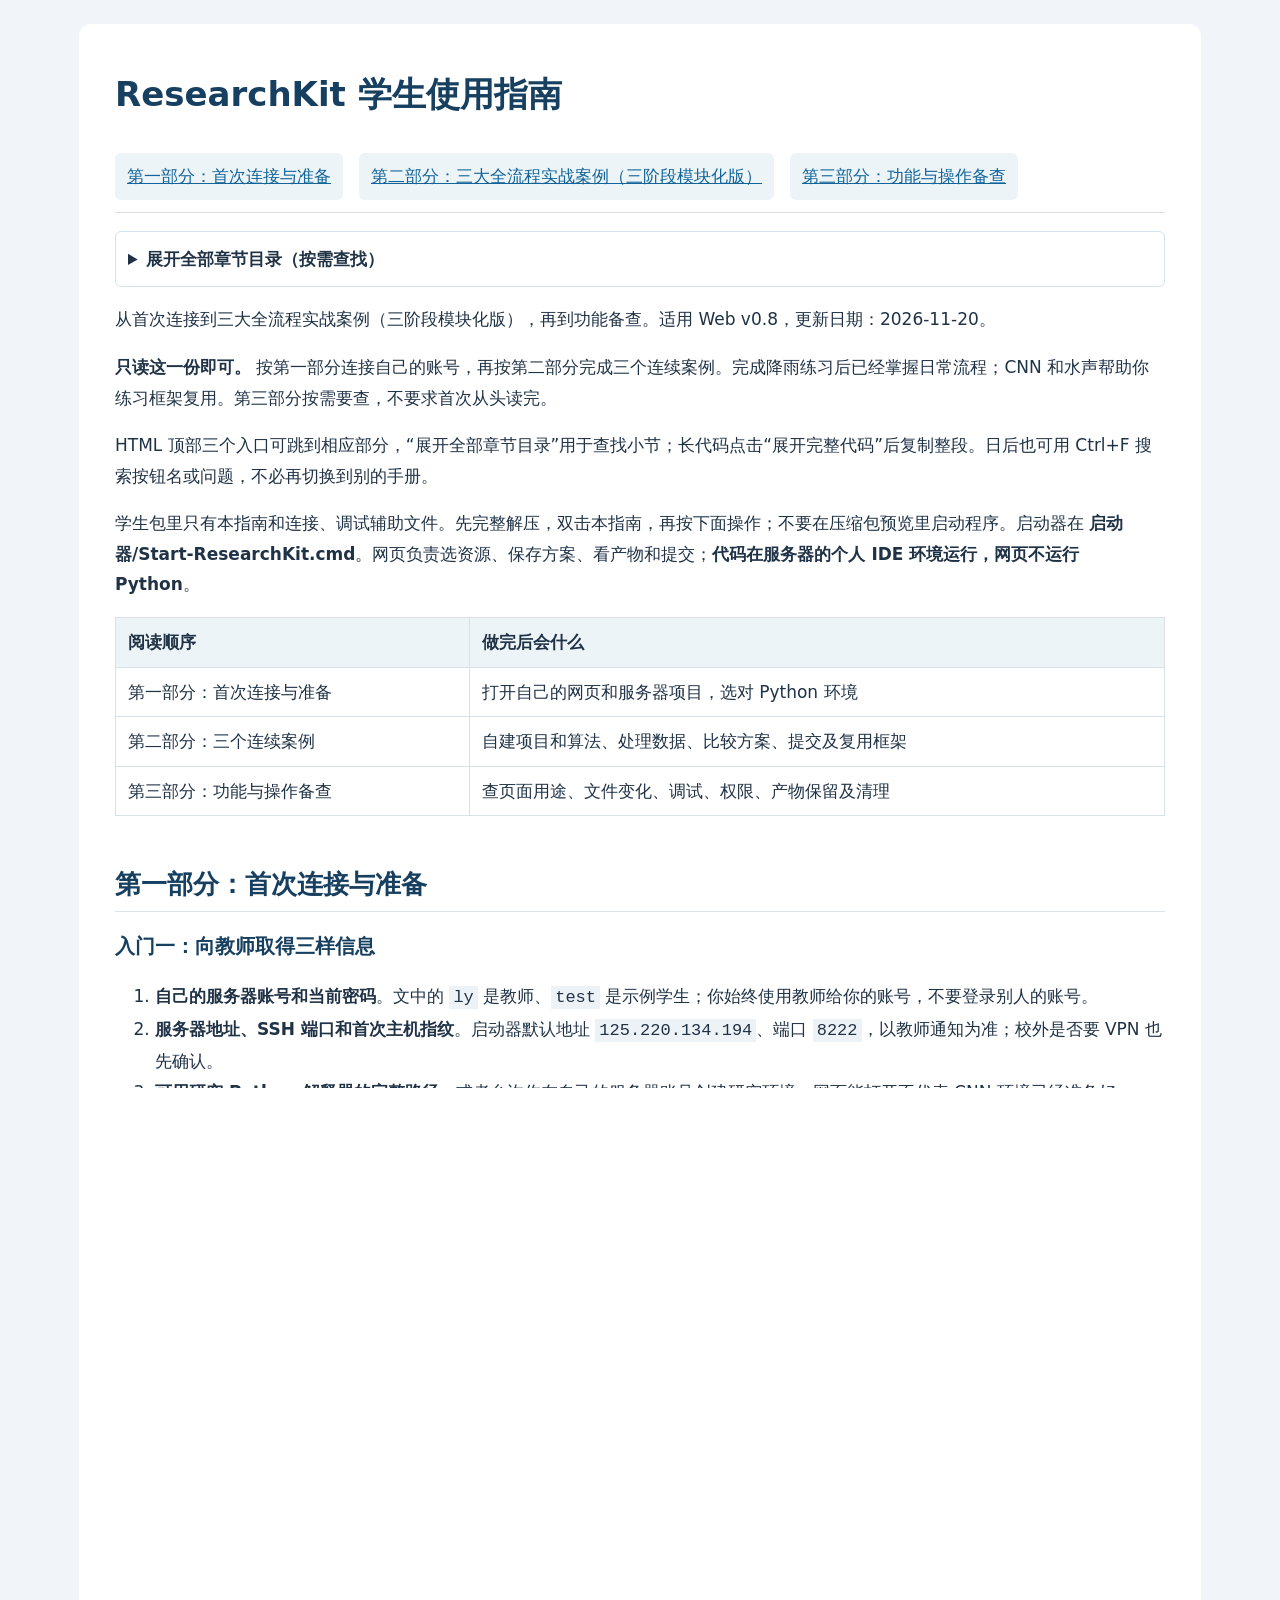
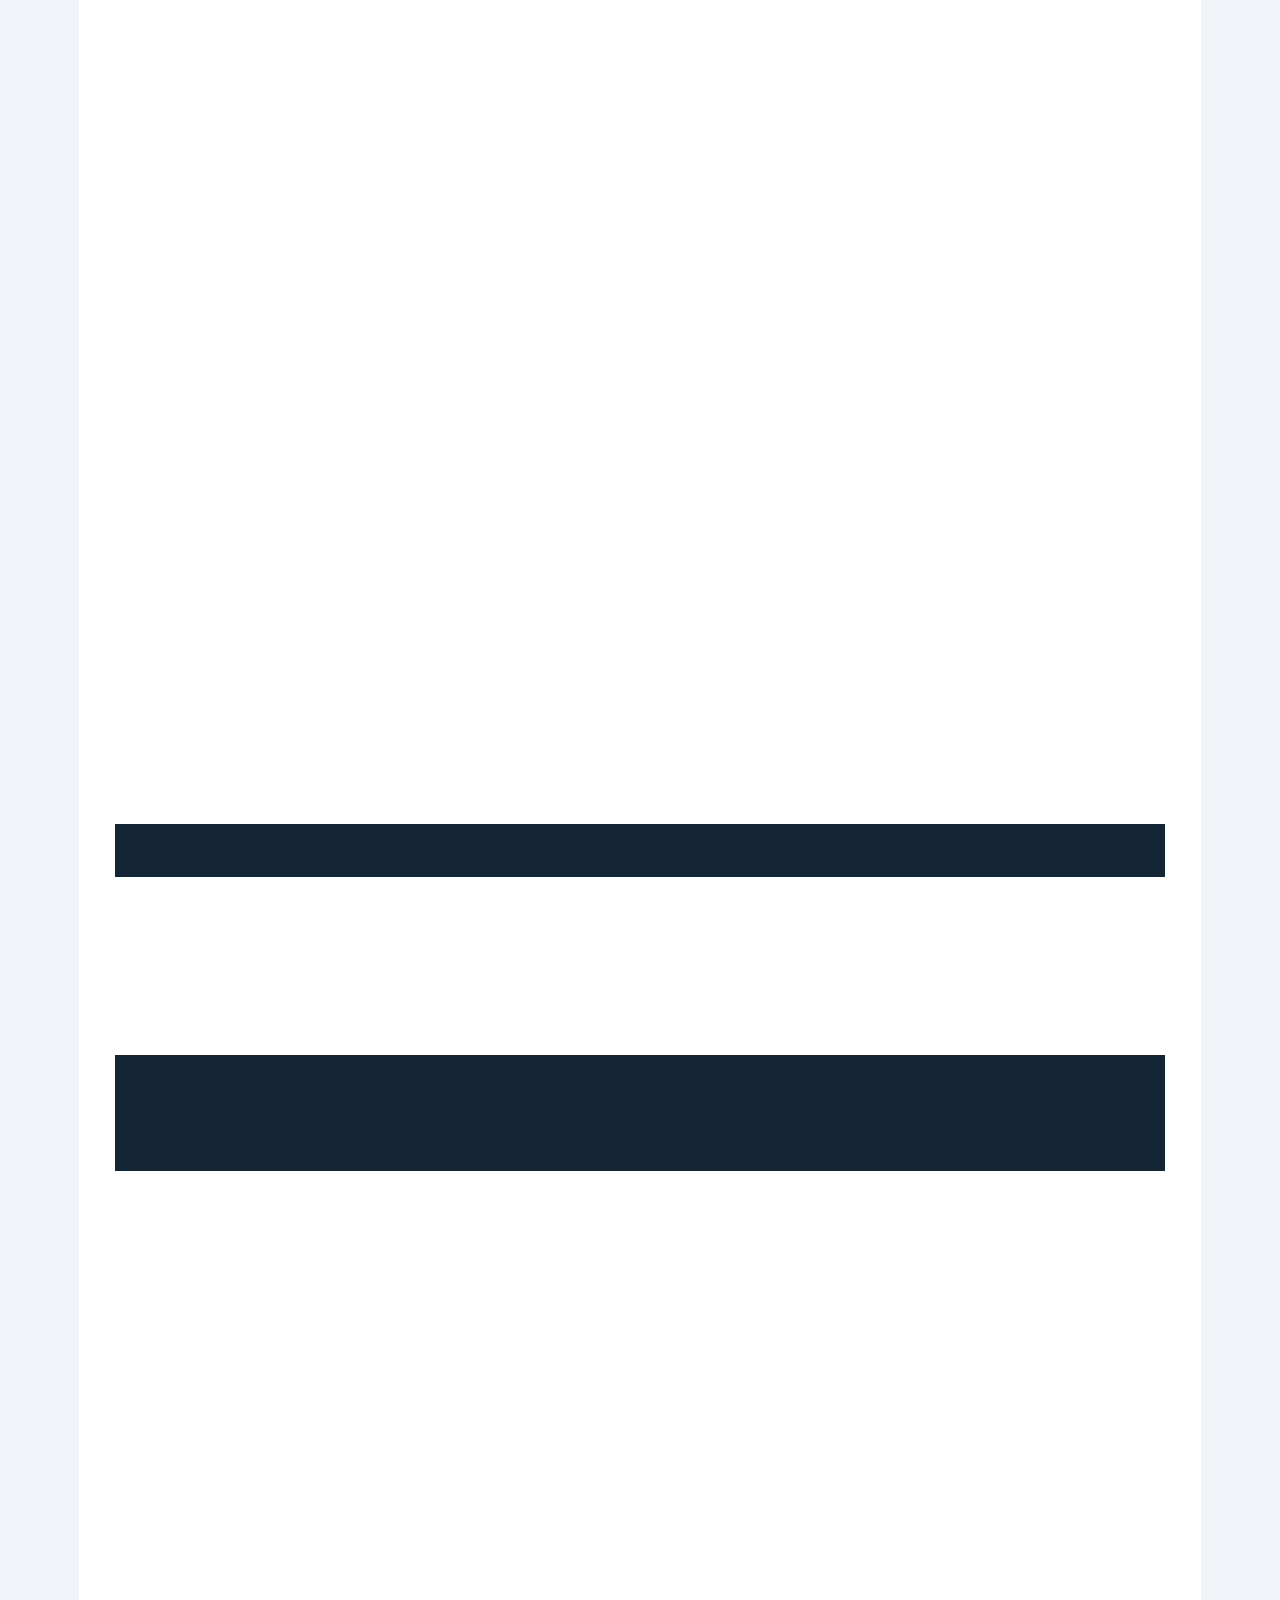
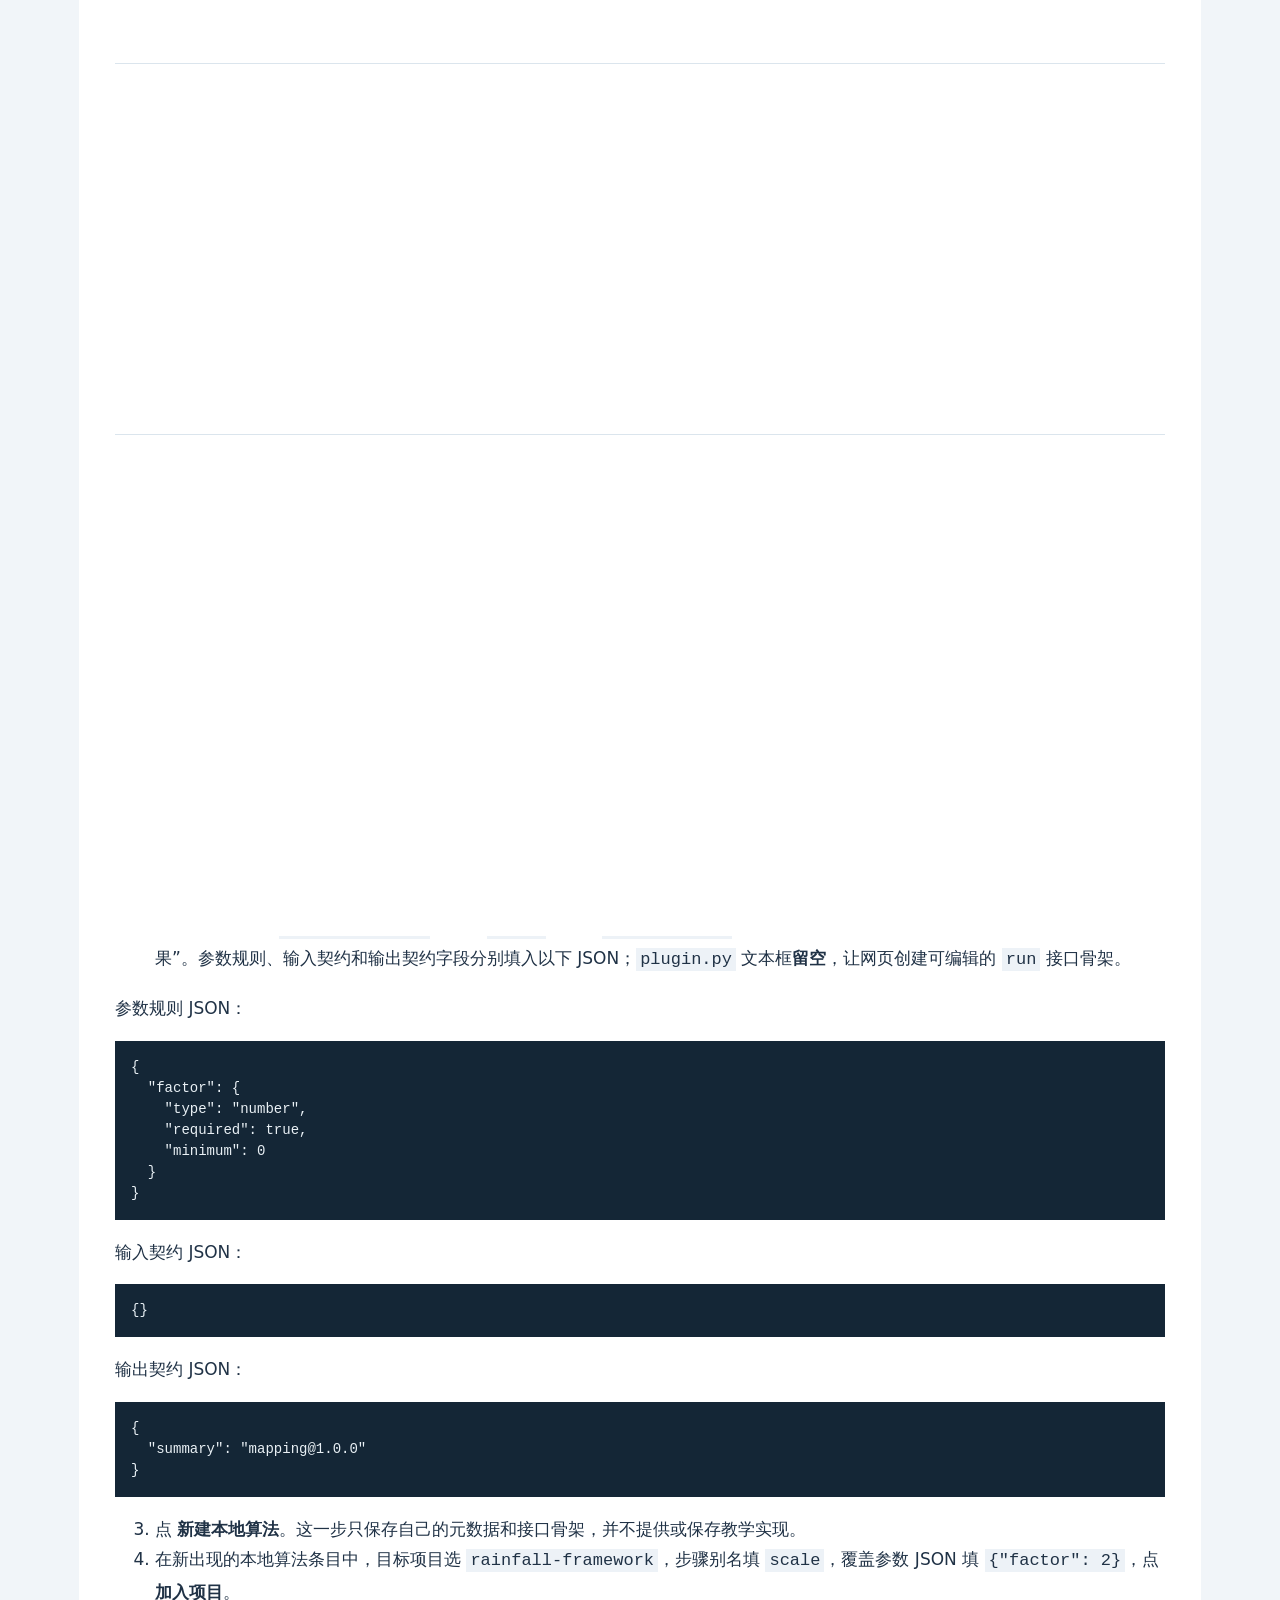
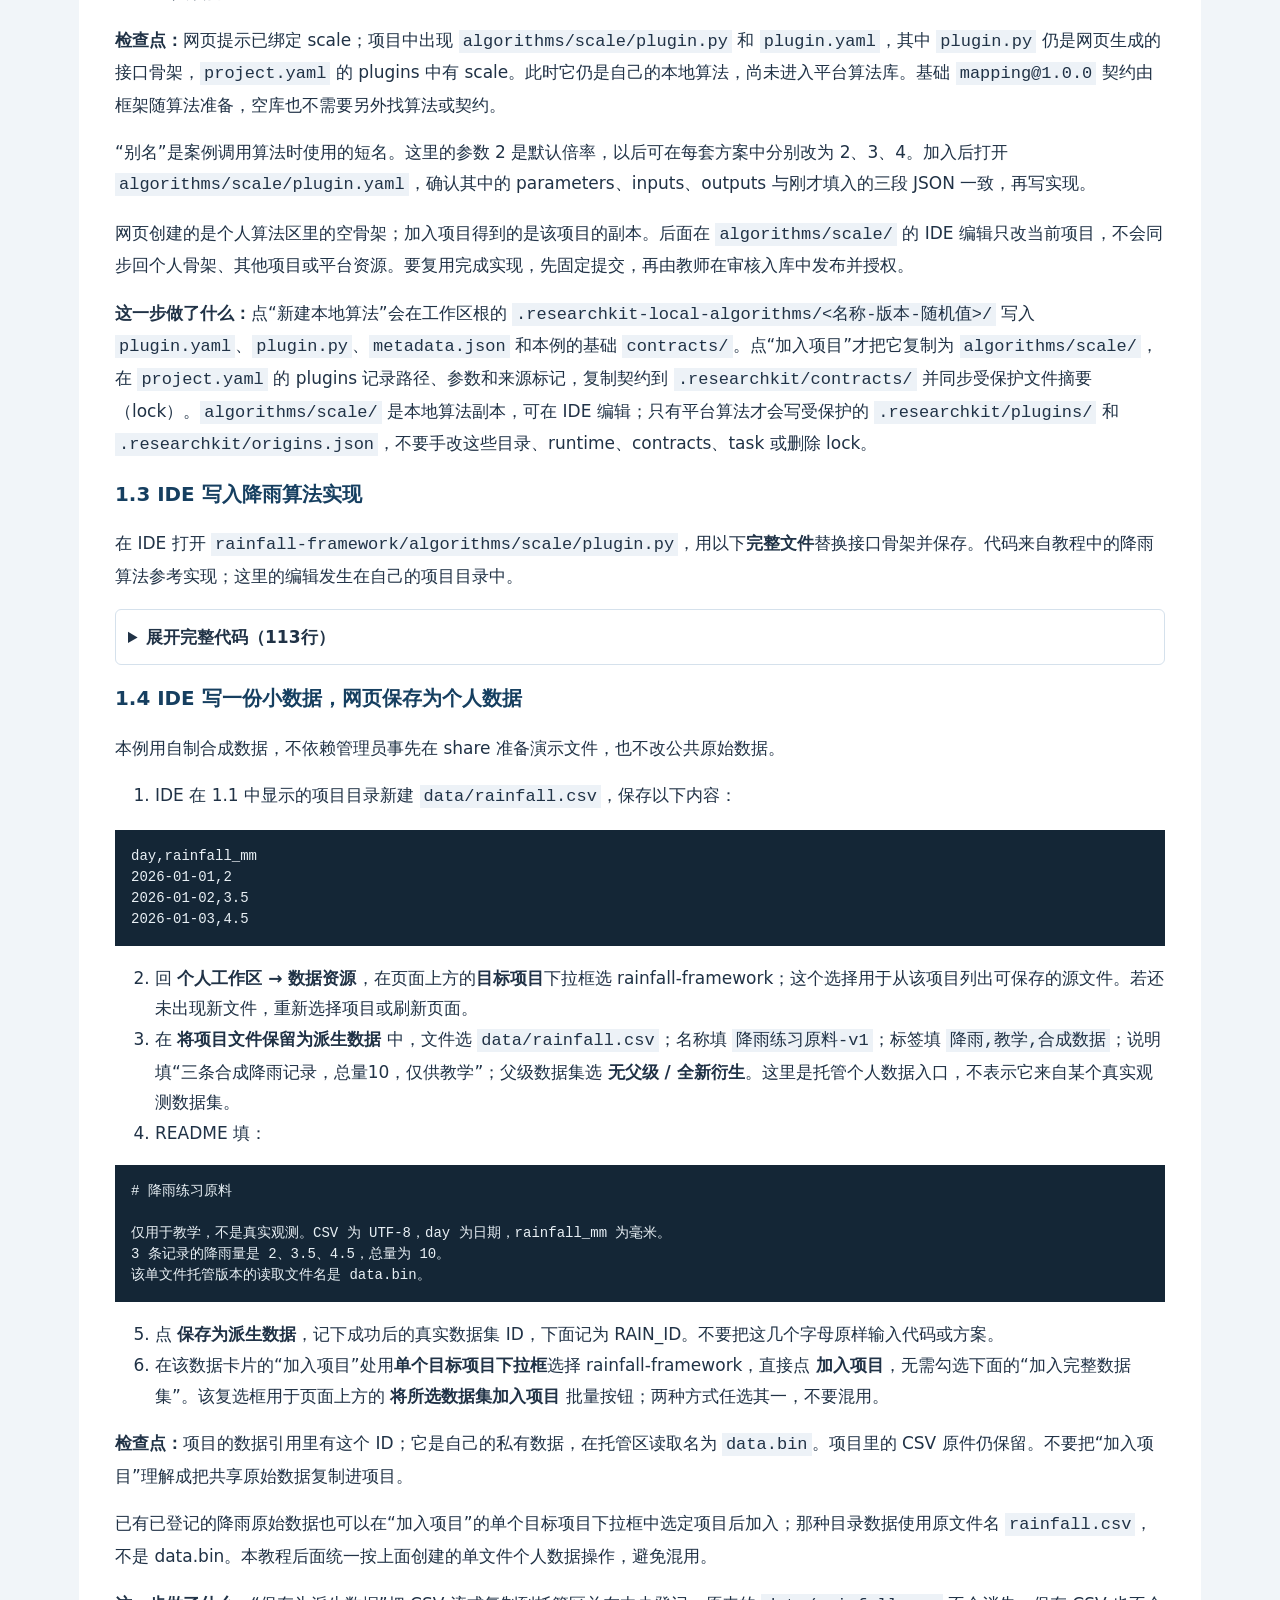
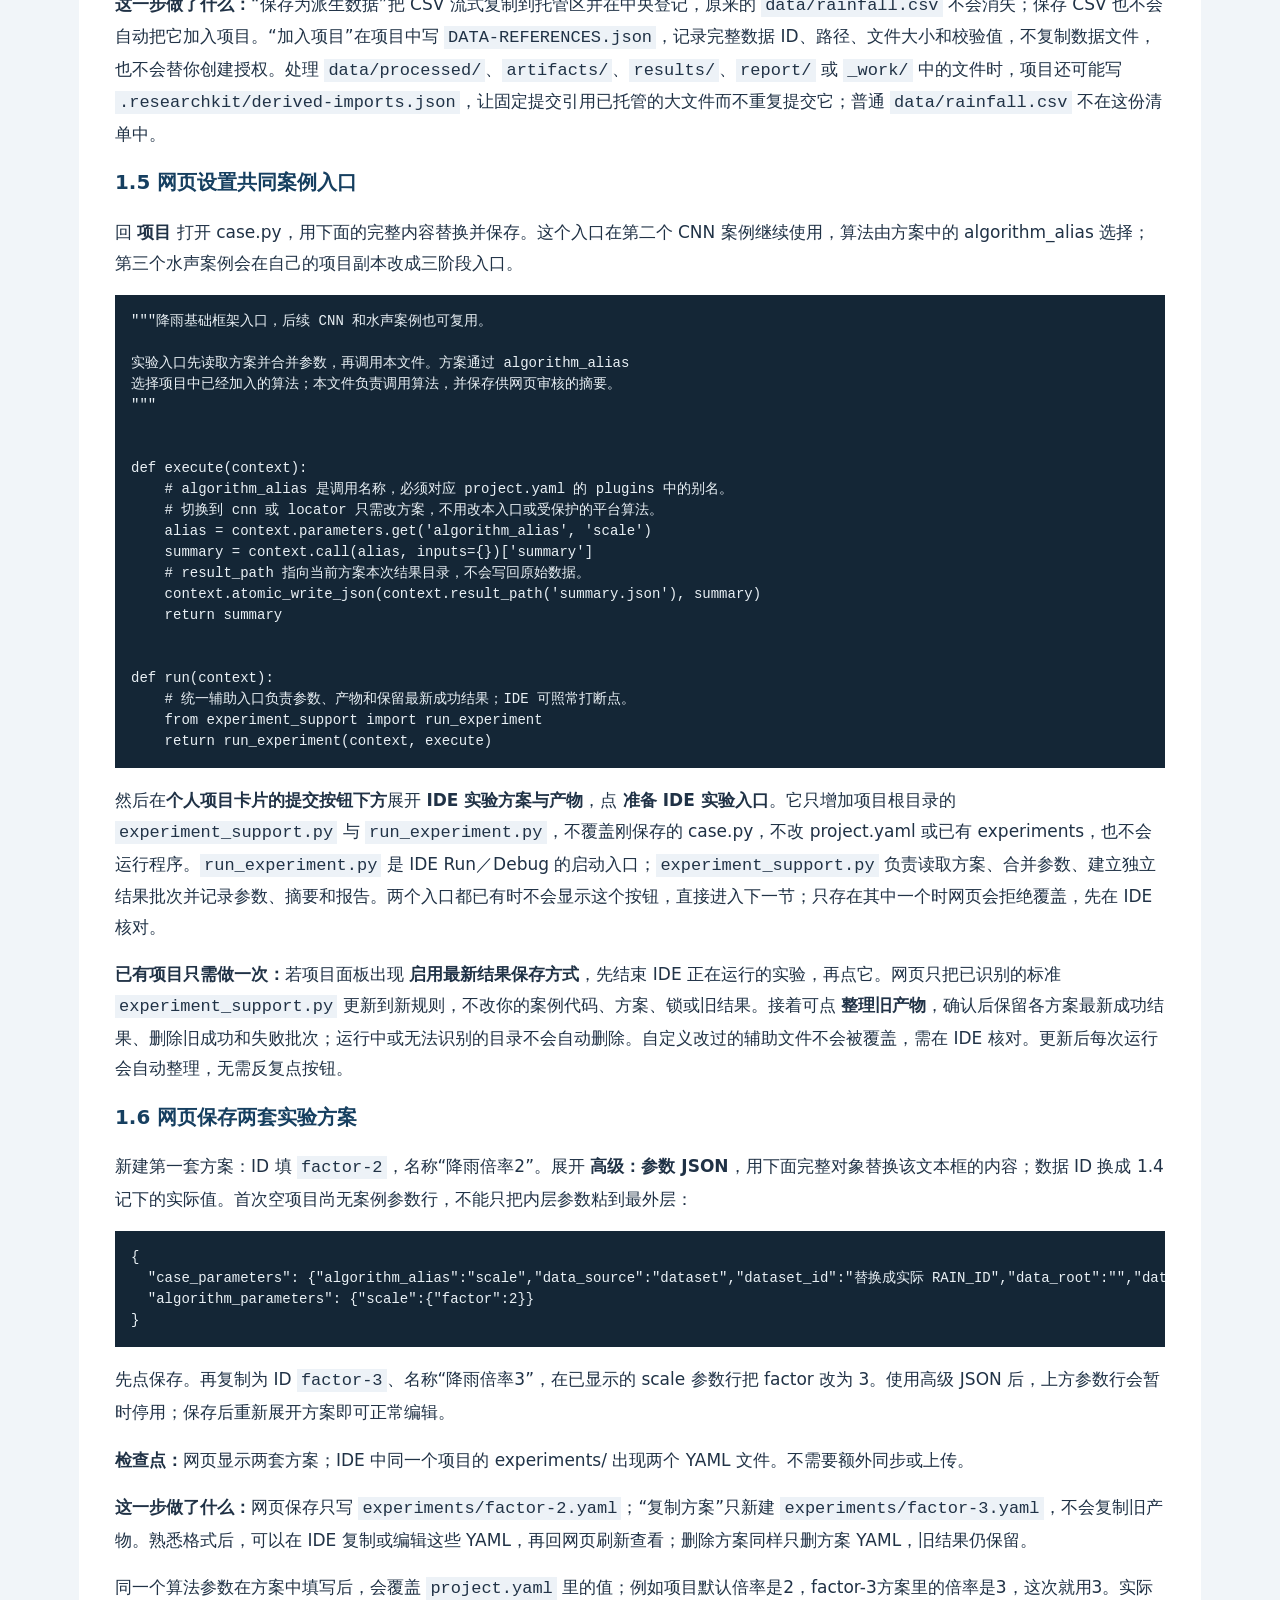
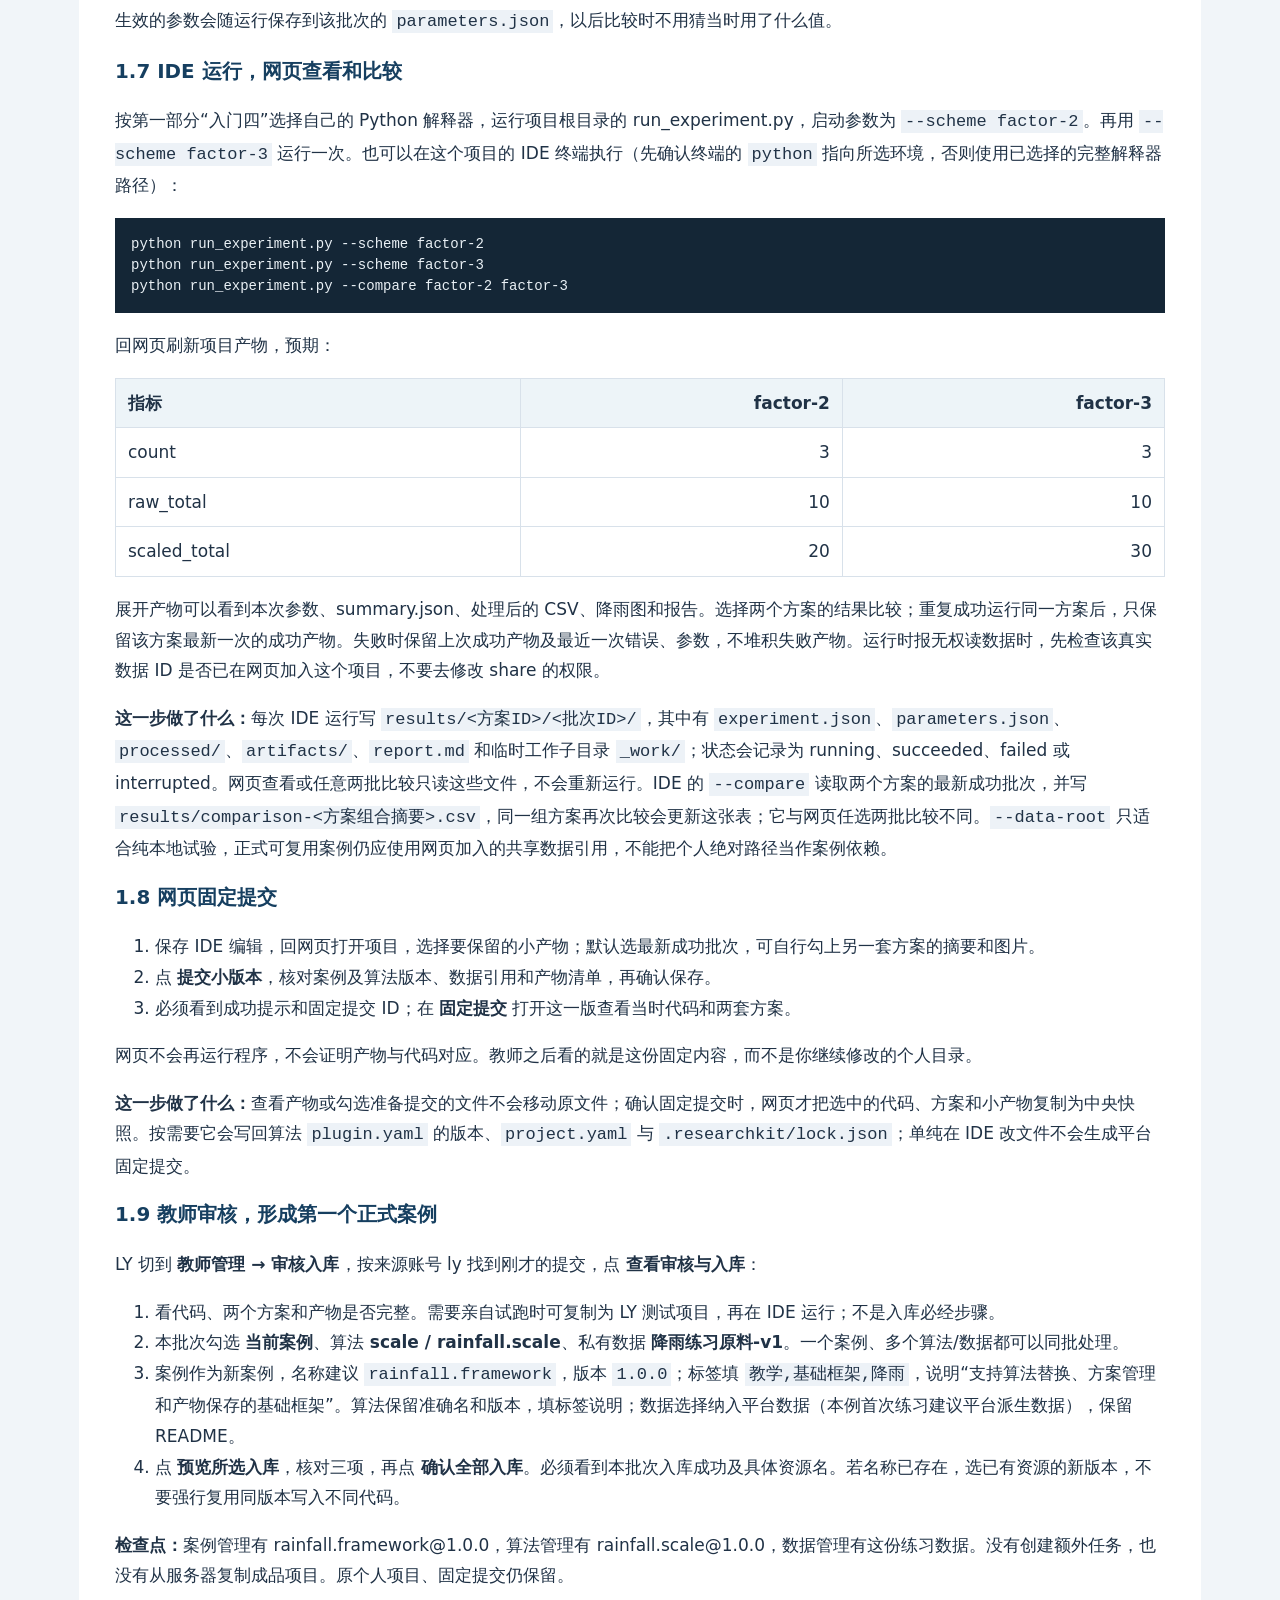
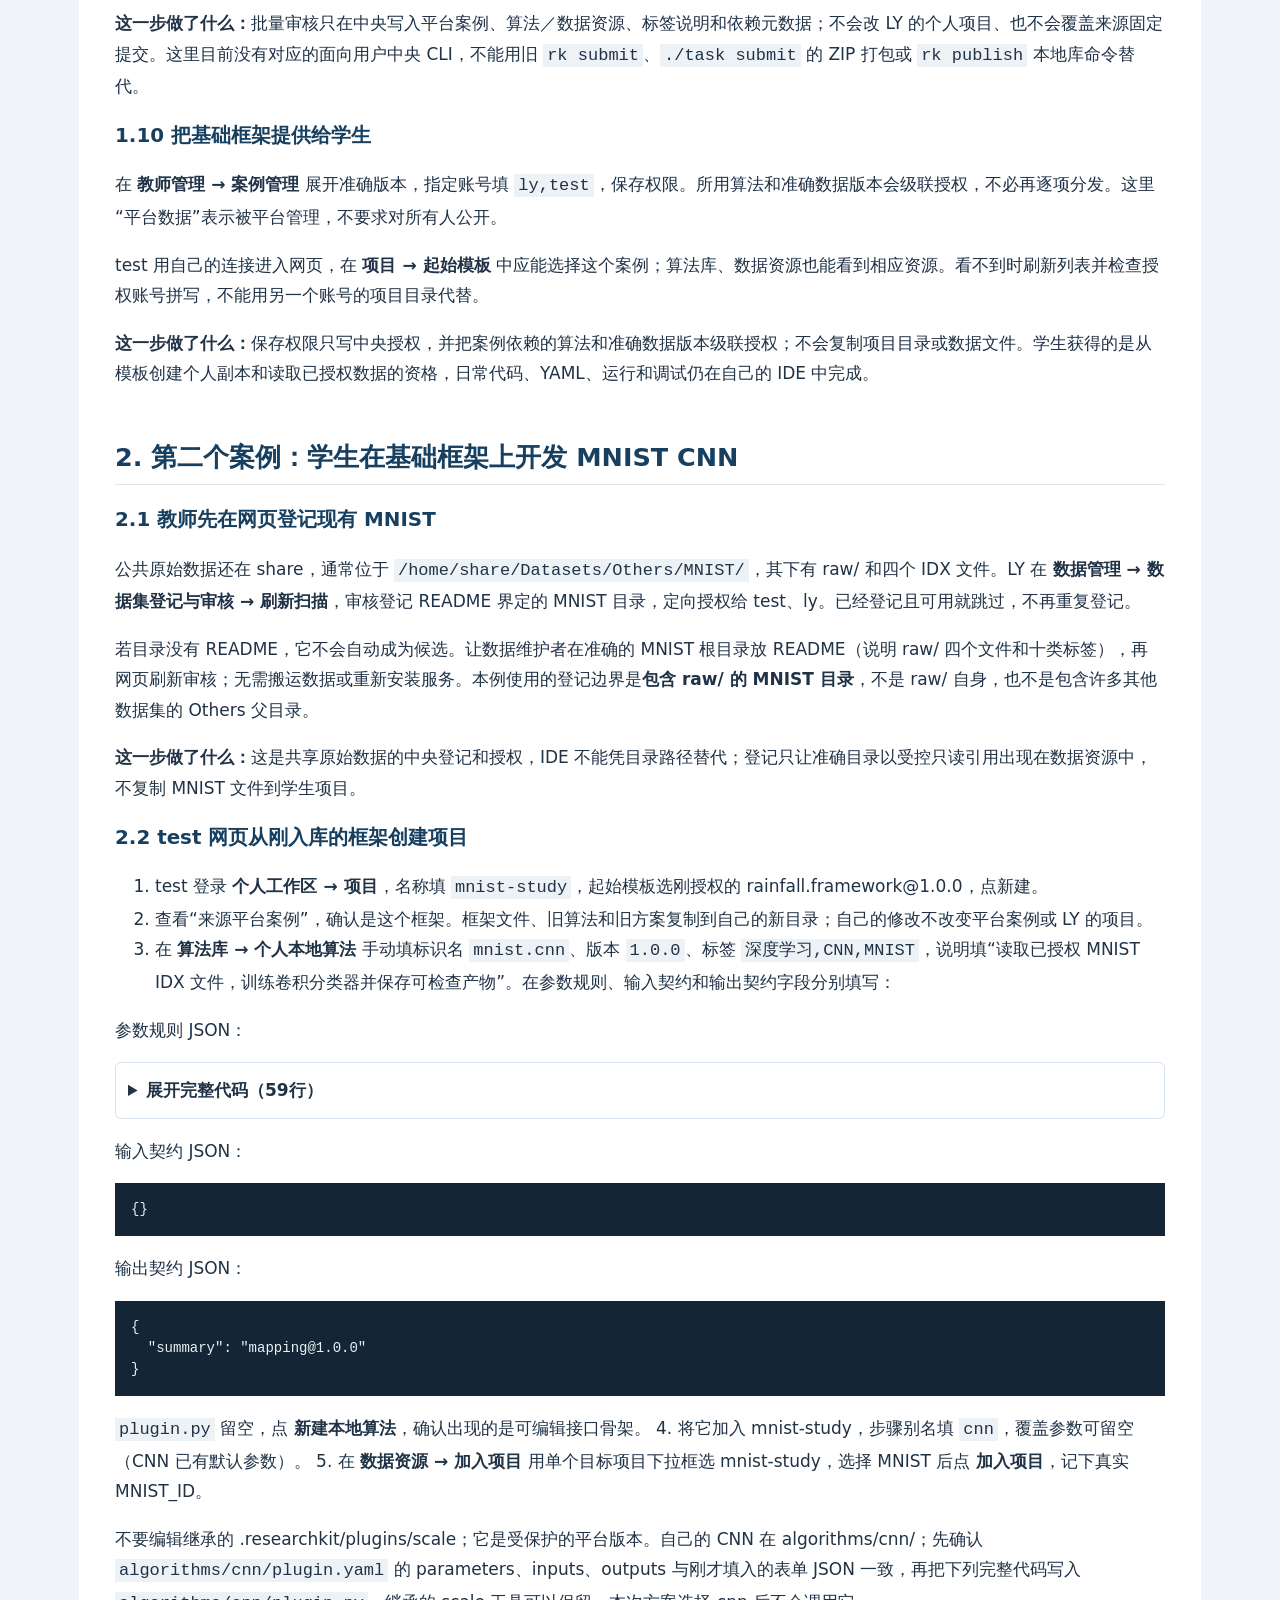
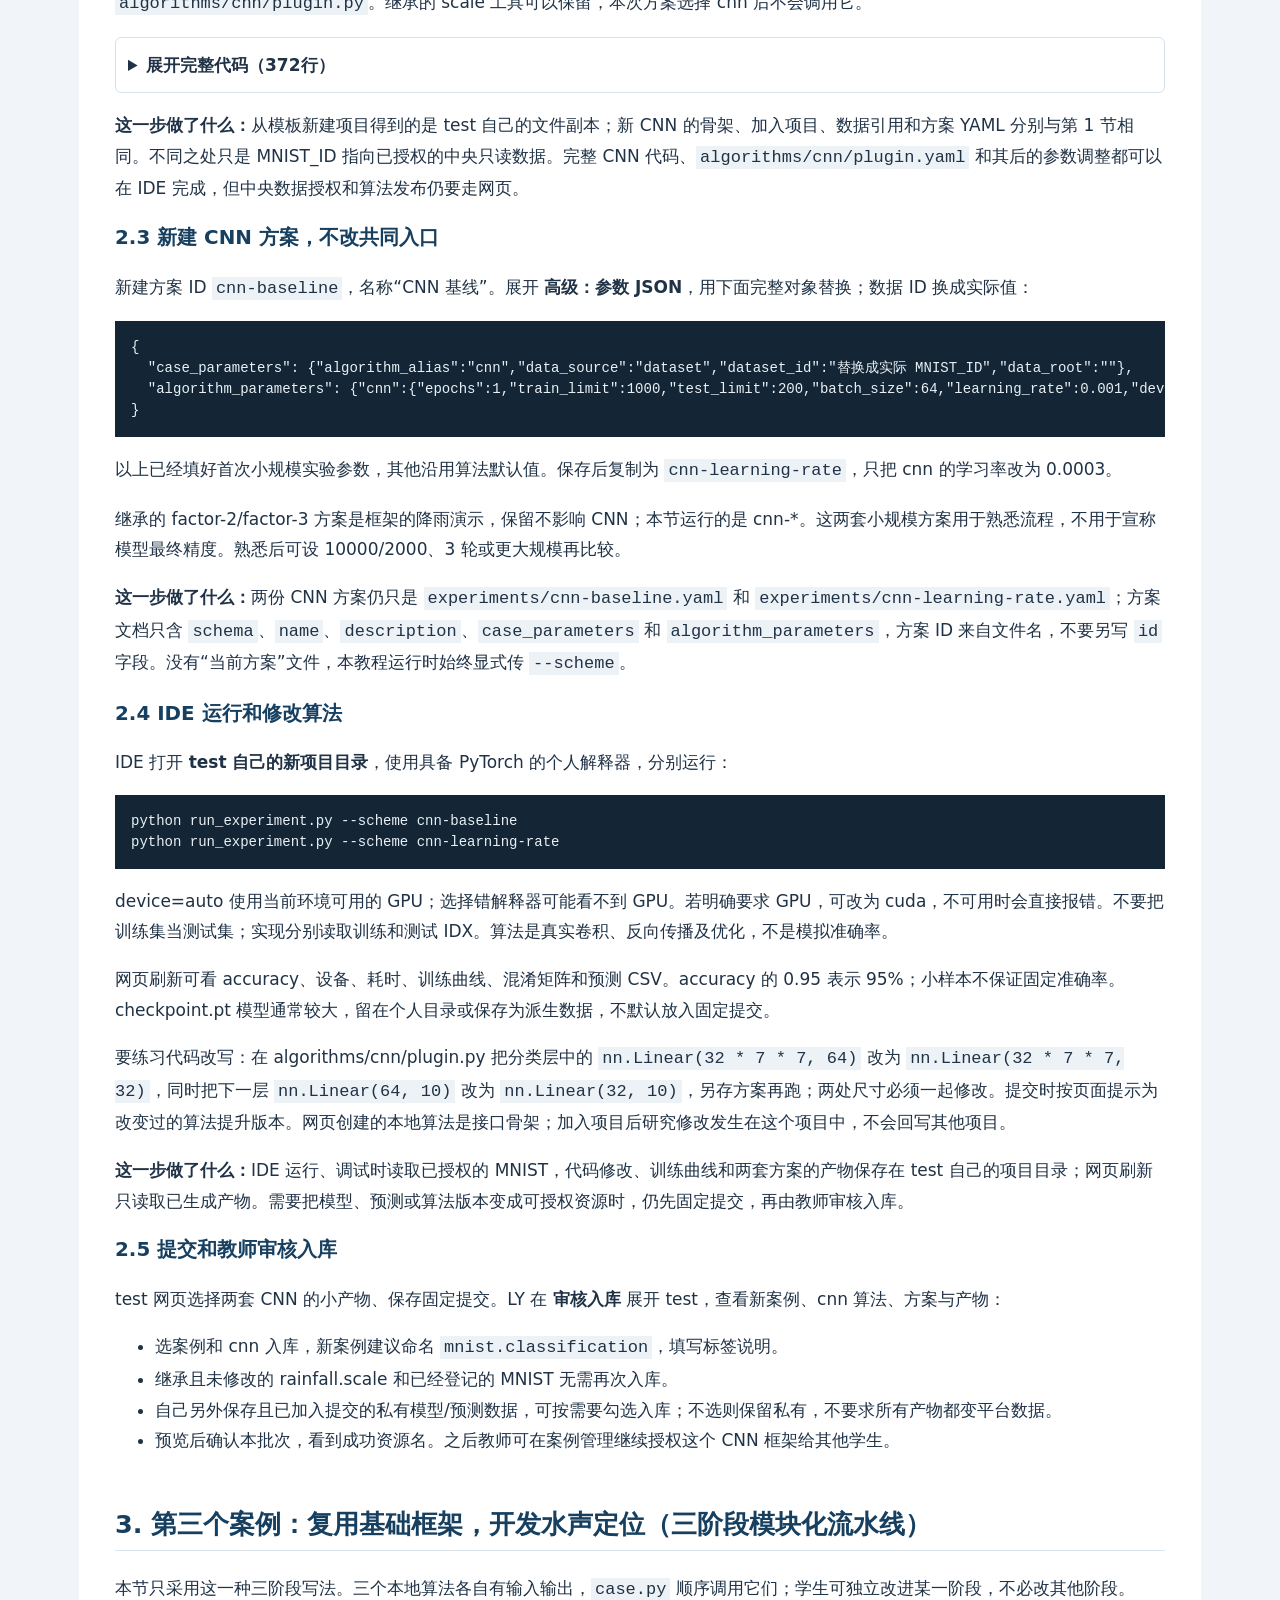
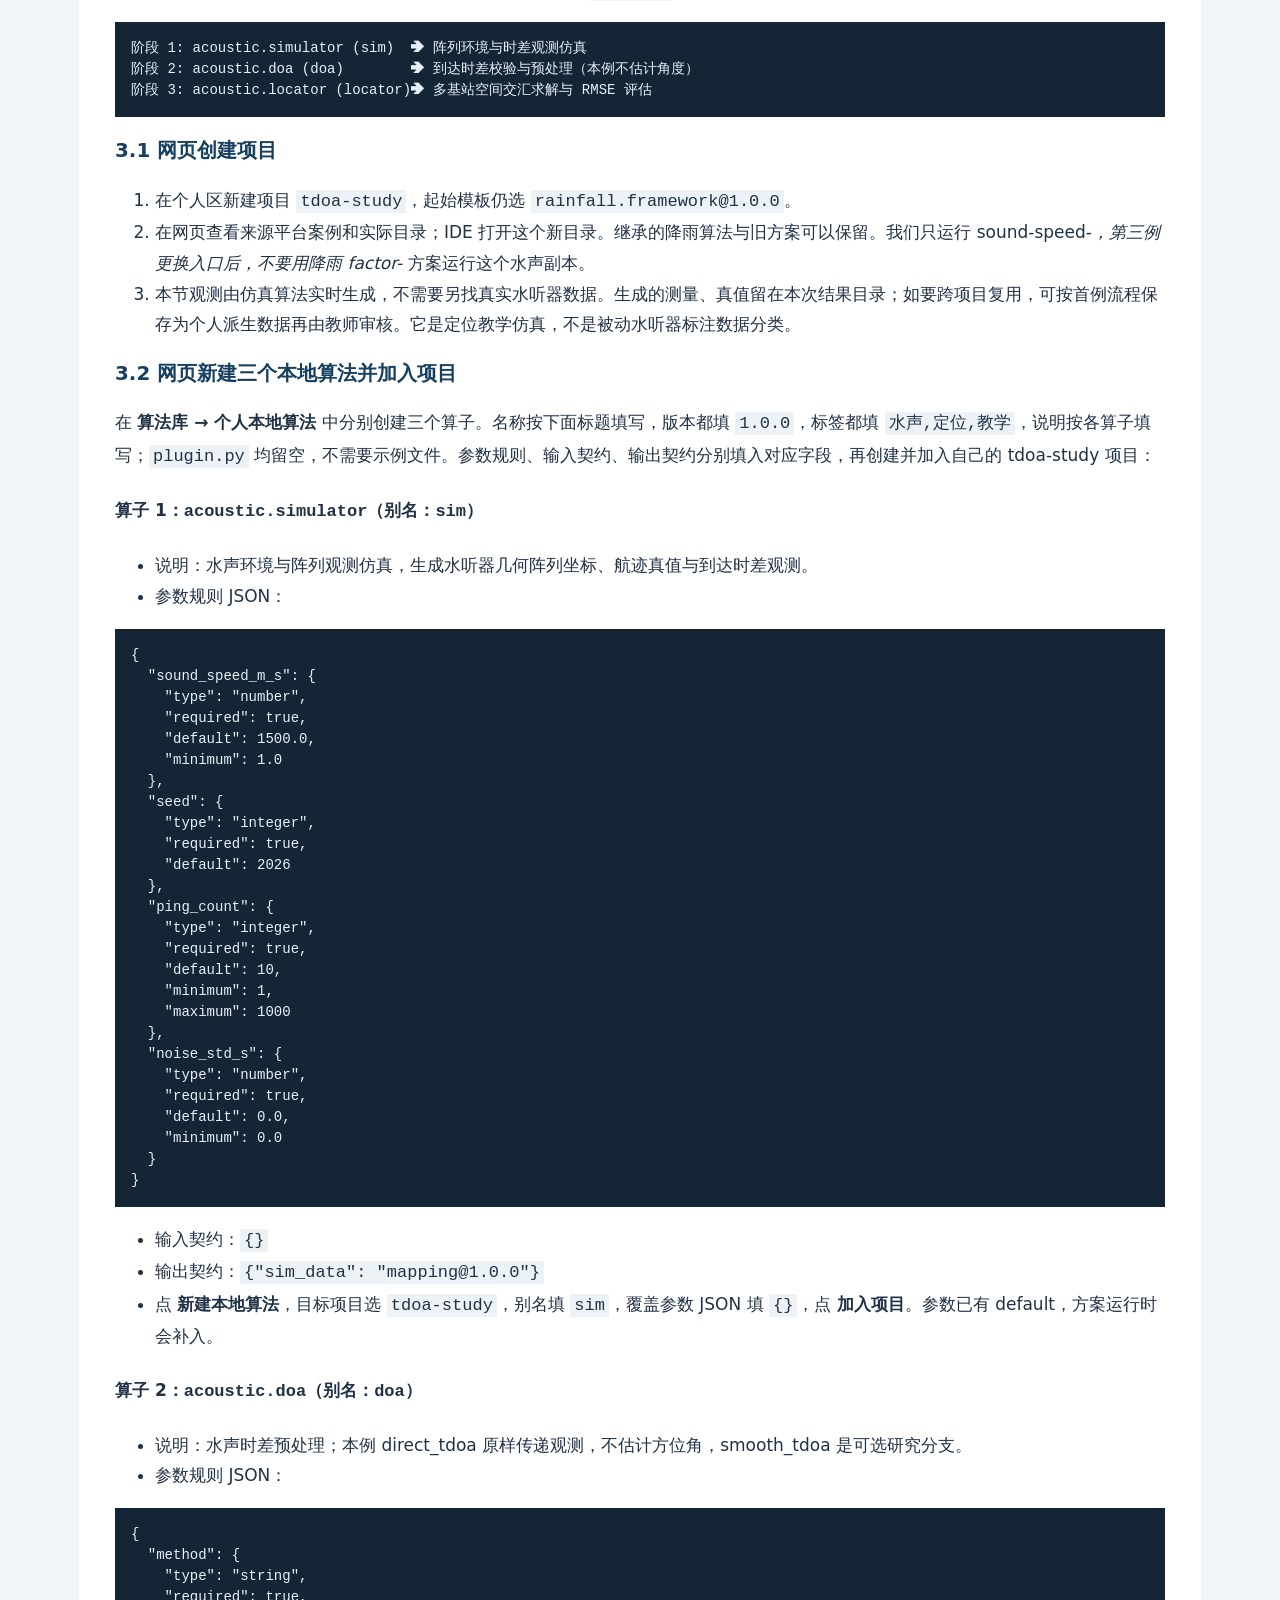
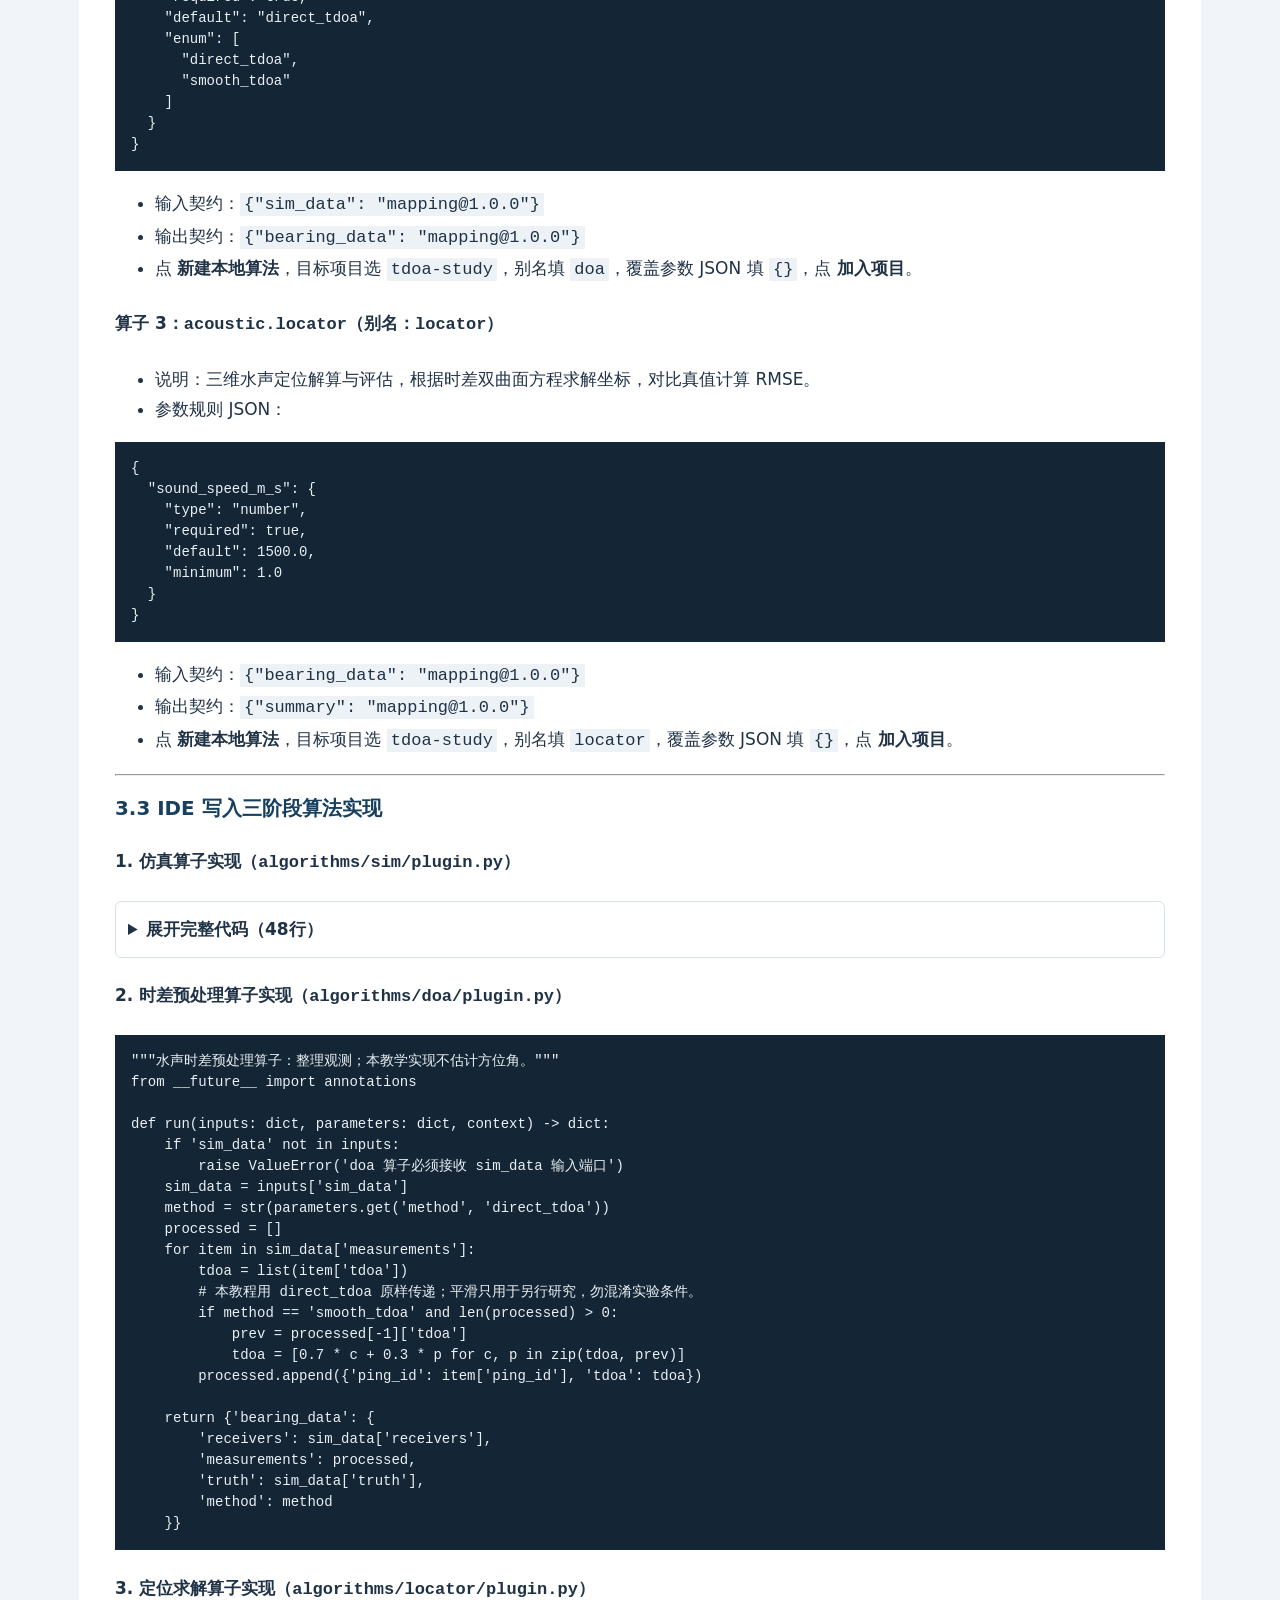
<file: core/researchkit/web_static/help.html>
<!doctype html><html lang="zh-CN"><head><meta charset="utf-8"><meta name="viewport" content="width=device-width,initial-scale=1"><title>ResearchKit 学生使用指南</title><style>body{margin:0;background:#f1f5f9;color:#203246;font:17px/1.8 system-ui,"Microsoft YaHei",sans-serif}main{max-width:1050px;margin:24px auto;padding:24px 36px;background:#fff;border-radius:12px}h1,h2,h3{line-height:1.4;color:#163f60}h2{margin-top:2em;border-bottom:1px solid #dbe5ed;padding-bottom:8px}a{color:#126499}a:hover{text-decoration:none}.lead{font-size:21px}.notice{padding:16px;background:#eaf4fc;border-left:5px solid #2674aa}.links{display:flex;gap:16px;flex-wrap:wrap;margin:18px 0}.links a{padding:8px 12px;background:#edf4f8;border-radius:6px}pre{padding:16px;background:#142636;color:#e9f0f5;overflow:auto;line-height:1.5;font-size:14px}code{font-family:Consolas,monospace;overflow-wrap:anywhere}p code,li code{background:#edf2f7;padding:2px 4px}table{border-collapse:collapse;width:100%;margin:15px 0}td,th{border:1px solid #d8e1ea;padding:9px 12px;text-align:left}th{background:#edf4f8}details{border:1px solid #d5e1ec;border-radius:6px;padding:12px;margin:14px 0}summary{cursor:pointer;font-weight:600}blockquote{border-left:4px solid #86a3bc;margin-left:0;padding-left:16px;color:#456}nav{padding:12px 0;border-bottom:1px solid #ddd}footer{margin-top:36px;font-size:14px;color:#60758a}@media(max-width:650px){main{margin:0;padding:18px}body{font-size:16px}table{display:block;overflow:auto}}.toc .level-3{margin-left:1.2em}.toc li{margin:3px 0}pre{white-space:pre;tab-size:4}@media print{details{display:block}main{max-width:none}}</style></head><body><main><h1 id="researchkit-学生使用指南">ResearchKit 学生使用指南</h1><nav class="links"><a href="#第一部分首次连接与准备">第一部分：首次连接与准备</a><a href="#第二部分三大全流程实战案例三阶段模块化版">第二部分：三大全流程实战案例（三阶段模块化版）</a><a href="#第三部分功能与操作备查">第三部分：功能与操作备查</a></nav><details class="toc"><summary>展开全部章节目录（按需查找）</summary><ul><li class="level-2"><a href="#第一部分首次连接与准备">第一部分：首次连接与准备</a></li><li class="level-3"><a href="#入门一向教师取得三样信息">入门一：向教师取得三样信息</a></li><li class="level-3"><a href="#入门二在-windows-第一次打开网页">入门二：在 Windows 第一次打开网页</a></li><li class="level-3"><a href="#入门三让-ide-打开同一个服务器项目">入门三：让 IDE 打开同一个服务器项目</a></li><li class="level-3"><a href="#入门四选择自己的-python-环境">入门四：选择自己的 Python 环境</a></li><li class="level-3"><a href="#入门五以后每天的三步">入门五：以后每天的三步</a></li><li class="level-2"><a href="#第二部分三大全流程实战案例三阶段模块化版">第二部分：三大全流程实战案例（三阶段模块化版）</a></li><li class="level-2"><a href="#1-第一个案例从空项目做出降雨基础框架">1. 第一个案例：从空项目做出降雨基础框架</a></li><li class="level-3"><a href="#11-网页新建空项目">1.1 网页新建空项目</a></li><li class="level-3"><a href="#12-网页新建第一个本地算法并加入项目">1.2 网页新建第一个本地算法，并加入项目</a></li><li class="level-3"><a href="#13-ide-写入降雨算法实现">1.3 IDE 写入降雨算法实现</a></li><li class="level-3"><a href="#14-ide-写一份小数据网页保存为个人数据">1.4 IDE 写一份小数据，网页保存为个人数据</a></li><li class="level-3"><a href="#15-网页设置共同案例入口">1.5 网页设置共同案例入口</a></li><li class="level-3"><a href="#16-网页保存两套实验方案">1.6 网页保存两套实验方案</a></li><li class="level-3"><a href="#17-ide-运行网页查看和比较">1.7 IDE 运行，网页查看和比较</a></li><li class="level-3"><a href="#18-网页固定提交">1.8 网页固定提交</a></li><li class="level-3"><a href="#19-教师审核形成第一个正式案例">1.9 教师审核，形成第一个正式案例</a></li><li class="level-3"><a href="#110-把基础框架提供给学生">1.10 把基础框架提供给学生</a></li><li class="level-2"><a href="#2-第二个案例学生在基础框架上开发-mnist-cnn">2. 第二个案例：学生在基础框架上开发 MNIST CNN</a></li><li class="level-3"><a href="#21-教师先在网页登记现有-mnist">2.1 教师先在网页登记现有 MNIST</a></li><li class="level-3"><a href="#22-test-网页从刚入库的框架创建项目">2.2 test 网页从刚入库的框架创建项目</a></li><li class="level-3"><a href="#23-新建-cnn-方案不改共同入口">2.3 新建 CNN 方案，不改共同入口</a></li><li class="level-3"><a href="#24-ide-运行和修改算法">2.4 IDE 运行和修改算法</a></li><li class="level-3"><a href="#25-提交和教师审核入库">2.5 提交和教师审核入库</a></li><li class="level-2"><a href="#3-第三个案例复用基础框架开发水声定位三阶段模块化流水线">3. 第三个案例：复用基础框架，开发水声定位（三阶段模块化流水线）</a></li><li class="level-3"><a href="#31-网页创建项目">3.1 网页创建项目</a></li><li class="level-3"><a href="#32-网页新建三个本地算法并加入项目">3.2 网页新建三个本地算法并加入项目</a></li><li class="level-3"><a href="#33-ide-写入三阶段算法实现">3.3 IDE 写入三阶段算法实现</a></li><li class="level-3"><a href="#34-ide-配置流水线入口-casepy">3.4 IDE 配置流水线入口 (<code>case.py</code>)</a></li><li class="level-3"><a href="#35-网页保存两套方案ide-分别运行">3.5 网页保存两套方案，IDE 分别运行</a></li><li class="level-3"><a href="#36-算子单点复用与契约版本演进">3.6 算子单点复用与契约版本演进</a></li><li class="level-3"><a href="#37-提交并审核完成第三个案例">3.7 提交并审核，完成第三个案例</a></li><li class="level-2"><a href="#完成练习后你已经会用了">完成练习后：你已经会用了</a></li><li class="level-2"><a href="#第三部分功能与操作备查">第三部分：功能与操作备查</a></li><li class="level-2"><a href="#参考一身份页面和文件在哪里">参考一：身份、页面和文件在哪里</a></li><li class="level-2"><a href="#参考二网页按钮替你做了哪些文件工作">参考二：网页按钮替你做了哪些文件工作</a></li><li class="level-2"><a href="#参考三ide-断点调试与多方案启动">参考三：IDE 断点调试与多方案启动</a></li><li class="level-3"><a href="#核心原理与设计规范">核心原理与设计规范</a></li><li class="level-3"><a href="#当前项目推荐配置vscodelaunchjson">当前项目推荐配置（.vscode/launch.json）</a></li><li class="level-3"><a href="#先核对配置再调试">先核对配置再调试</a></li><li class="level-3"><a href="#常见问题">常见问题</a></li><li class="level-2"><a href="#参考四熟悉后尽量在-ide-完成日常研究">参考四：熟悉后尽量在 IDE 完成日常研究</a></li><li class="level-2"><a href="#参考五数据从哪里来怎样加入和保存">参考五：数据从哪里来，怎样加入和保存</a></li><li class="level-3"><a href="#保存个人数据或处理结果">保存个人数据或处理结果</a></li><li class="level-3"><a href="#原始数据私有数据平台数据的区别">原始数据、私有数据、平台数据的区别</a></li><li class="level-3"><a href="#加入数据时选哪个控件">加入数据时选哪个控件</a></li><li class="level-3"><a href="#看完整-readme按标签查找和导出">看完整 README、按标签查找和导出</a></li><li class="level-2"><a href="#参考六方案产物与固定提交分别保存什么">参考六：方案、产物与固定提交分别保存什么</a></li><li class="level-2"><a href="#参考七整理资源先分清平台与个人">参考七：整理资源，先分清平台与个人</a></li><li class="level-3"><a href="#管理员删除一条平台资源">管理员删除一条平台资源</a></li><li class="level-3"><a href="#数据磁盘文件留给管理员手动处理">数据磁盘文件留给管理员手动处理</a></li><li class="level-3"><a href="#一个简单的测试资源清理例子">一个简单的测试资源清理例子</a></li><li class="level-3"><a href="#删除任务与删除平台资源分别处理">删除任务与删除平台资源分别处理</a></li><li class="level-3"><a href="#整理本人算法数据和已归档项目">整理本人算法、数据和已归档项目</a></li><li class="level-2"><a href="#参考八常见问题">参考八：常见问题</a></li><li class="level-2"><a href="#参考九消息反馈与教师回复">参考九：消息反馈与教师回复</a></li><li class="level-3"><a href="#用户发一条反馈">用户发一条反馈</a></li><li class="level-3"><a href="#管理员处理并回复">管理员处理并回复</a></li><li class="level-3"><a href="#用一次往返确认功能正常">用一次往返确认功能正常</a></li><li class="level-2"><a href="#参考十教师配合学生时要做什么">参考十：教师配合学生时要做什么</a></li></ul></details>
<p>从首次连接到三大全流程实战案例（三阶段模块化版），再到功能备查。适用 Web v0.8，更新日期：2026-11-20。</p>
<p><strong>只读这一份即可。</strong> 按第一部分连接自己的账号，再按第二部分完成三个连续案例。完成降雨练习后已经掌握日常流程；CNN 和水声帮助你练习框架复用。第三部分按需要查，不要求首次从头读完。</p>
<p>HTML 顶部三个入口可跳到相应部分，“展开全部章节目录”用于查找小节；长代码点击“展开完整代码”后复制整段。日后也可用 Ctrl+F 搜索按钮名或问题，不必再切换到别的手册。</p>
<p>学生包里只有本指南和连接、调试辅助文件。先完整解压，双击本指南，再按下面操作；不要在压缩包预览里启动程序。启动器在 <strong>启动器/Start-ResearchKit.cmd</strong>。网页负责选资源、保存方案、看产物和提交；<strong>代码在服务器的个人 IDE 环境运行，网页不运行 Python</strong>。</p>
<table>
<thead>
<tr>
  <th>阅读顺序</th>
  <th>做完后会什么</th>
</tr>
</thead>
<tbody>
<tr>
  <td>第一部分：首次连接与准备</td>
  <td>打开自己的网页和服务器项目，选对 Python 环境</td>
</tr>
<tr>
  <td>第二部分：三个连续案例</td>
  <td>自建项目和算法、处理数据、比较方案、提交及复用框架</td>
</tr>
<tr>
  <td>第三部分：功能与操作备查</td>
  <td>查页面用途、文件变化、调试、权限、产物保留及清理</td>
</tr>
</tbody>
</table>
<h2 id="第一部分首次连接与准备">第一部分：首次连接与准备</h2>
<h3 id="入门一向教师取得三样信息">入门一：向教师取得三样信息</h3>
<ol>
<li><strong>自己的服务器账号和当前密码</strong>。文中的 <code>ly</code> 是教师、<code>test</code> 是示例学生；你始终使用教师给你的账号，不要登录别人的账号。</li>
<li><strong>服务器地址、SSH 端口和首次主机指纹</strong>。启动器默认地址 <code>125.220.134.194</code>、端口 <code>8222</code>，以教师通知为准；校外是否要 VPN 也先确认。</li>
<li><strong>可用研究 Python 解释器的完整路径</strong>，或者允许你在自己的服务器账号创建研究环境。网页能打开不代表 CNN 环境已经准备好。</li>
</ol>
<p>服务器服务安装、账号开通和公共数据权限由管理员准备，学生无需安装平台服务或取得 sudo 权限。账号密码单独传递，不写在公共学生包里。首次连接后生成的 <code>connection.json</code> 和私钥属于你自己，整份个人连接文件夹不要转发。</p>
<h3 id="入门二在-windows-第一次打开网页">入门二：在 Windows 第一次打开网页</h3>
<ol>
<li>把学生包完整解压到有写权限的位置，例如桌面。进入 <strong>启动器</strong> 文件夹，双击 <strong>Start-ResearchKit.cmd</strong>。</li>
<li>如果没有现成 SSH 别名，在“已有 SSH 别名”处直接回车。不要把用户名填成别名，也不要凭空填写 <code>svr-dl-test</code>；这样的名字必须先在本机 SSH 配置里定义才有效。</li>
<li>按提示填自己的服务器账号；地址和端口正确时回车使用默认值，否则填教师给的值。</li>
<li>启动器为本机生成专用密钥。密钥口令可以设置，也可以回车留空；它与服务器账号密码不同。首次主机指纹向教师核对后再确认。</li>
<li>出现 <code>password</code> 提示时输入<strong>服务器账号当前密码</strong>，输入时不显示字符。启动器会把本机公钥登记到你自己的账号，再验证并打开网页。</li>
<li>看网页顶部是否为自己的账号。保留黑色连接窗口，可以最小化；关掉它会断开网页，但不会删除项目。</li>
</ol>
<p>以后双击同一个 <strong>Start-ResearchKit.cmd</strong> 即可。换电脑时，重新解压公共学生包、用自己的账号做首次配置；无需拷贝旧电脑的私钥。需要改账号时，用另一份干净解压目录配置，避免覆盖原账号的连接。</p>
<p><strong>没有 ssh.exe 怎么办：</strong>在 Windows“设置”搜索“可选功能”，安装 <strong>OpenSSH 客户端</strong>，无需安装 OpenSSH 服务器。系统若要求本机管理员，请电脑管理员安装；日常启动不用管理员权限。<a href="https://learn.microsoft.com/en-us/windows-server/administration/openssh/openssh_install_firstuse">Microsoft 安装说明</a>。服务器禁止密码登录时，教师需协助登记 <code>.pub</code> 公钥，不发送私钥。</p>
<p><strong>这一步改了什么：</strong>只在解压目录生成个人连接设置和密钥，并向自己的服务器账号登记公钥；不改个人项目、案例或数据。启动器不会为你建立 Python 研究环境。</p>
<h3 id="入门三让-ide-打开同一个服务器项目">入门三：让 IDE 打开同一个服务器项目</h3>
<p>已经使用 Cursor、Antigravity 或 VS Code 远程连接服务器的同学，可以继续原来的工具。没有 IDE 时，可安装 <a href="https://code.visualstudio.com/">VS Code</a>，再安装 Remote - SSH、Python、Python Debugger 扩展。不同 IDE 的扩展兼容情况以当前版本为准，不必为了教程更换已有工具。</p>
<ol>
<li>先按下一部分的 <strong>1.1</strong> 在网页创建个人项目，展开项目，记下实际服务器目录；通常在 <code>~/researchkit-workspace/projects/</code> 下。</li>
<li>在 IDE 的 Remote-SSH“连接到主机／新增主机”中填自己的连接信息，服务器系统选 Linux。不要打开 Windows 解压目录、平台源码目录或教师目录。</li>
<li>如果 IDE 识别不了启动器专用密钥，在 <strong>启动器/connection.json</strong> 查看 <code>identityFile</code>，让 IDE 使用这个密钥路径。这个文件首次配置后才出现，不是公共包漏发。</li>
<li>可参考 <strong>辅助文件/ssh-config.example</strong> 填一份自己的 SSH 配置，让 IDE 使用；不要覆盖已有配置，也不要把别人的 <code>User</code> 和密钥路径照抄过来。启动器本身无需手改全局 SSH 设置。</li>
<li>远程连接后，用“打开文件夹”打开网页显示的个人项目实际目录。网页与 IDE 看到的是同一份服务器文件，保存代码后网页刷新即可看到，不需要下载再上传。</li>
</ol>
<h3 id="入门四选择自己的-python-环境">入门四：选择自己的 Python 环境</h3>
<p>在 IDE 编辑器打开 <code>case.py</code>，按 <strong>Ctrl+Shift+P → Python: Select Interpreter</strong>。已有 Conda 环境在列表里就选它；没有时选“输入解释器路径”，填写教师给出的完整 Python 路径，不能只填环境文件夹。命令不存在时先确认当前远程窗口已启用 Python 扩展。</p>
<p>在服务器 IDE 终端核对：</p>
<pre><code class="language-bash">python -c &quot;import sys, yaml; print(sys.executable); print(sys.version); print(yaml.__version__)&quot;
</code></pre>
<p>至少需要 <strong>Python 3.11 和 PyYAML</strong>。终端 <code>python</code> 与 IDE 选择的解释器可能不同；不确定时，把命令中的 <code>python</code> 换成教师提供的完整路径。不要因为看到 <code>(base)</code> 就认定环境正确。其他用户不能默认使用 LY 的私人 Conda 环境，也不要向平台服务的 Python 环境安装科研依赖。</p>
<p>如果自己账号已有 Conda，且教师允许准备个人环境，可在<strong>服务器终端</strong>运行：</p>
<pre><code class="language-bash">conda create -n researchkit-student python=3.11 pip -y
conda activate researchkit-student
python -m pip install &quot;PyYAML&gt;=6,&lt;7&quot;
python -c &quot;import sys; print(sys.executable)&quot;
</code></pre>
<p>把最后输出的解释器路径选入 IDE。没有 Conda 或不能下载依赖时，请教师提供环境，不要对系统 Python 安装软件。</p>
<p>CNN 还需 NumPy、Matplotlib、PyTorch。优先选教师验证过的 GPU 环境；允许自行安装时，按 <a href="https://pytorch.org/get-started/locally/">PyTorch 安装选择器</a>选择<strong>服务器 Linux 和匹配驱动的 CUDA 版本</strong>。Windows 本机没有 GPU，不代表服务器要装 CPU 版；不要自行安装服务器驱动。<code>辅助文件/requirements-cnn-extra.txt</code> 不替你决定 PyTorch 版本。只读的 <code>check-environment.py --cnn</code> 可以检查所选环境；包内辅助文件在 Windows，需放到自己的服务器目录后才能在服务器运行。</p>
<h3 id="入门五以后每天的三步">入门五：以后每天的三步</h3>
<ol>
<li>双击启动器打开个人网页，IDE 远程打开自己的项目。</li>
<li>网页选案例、算法和数据，IDE 写代码、编辑方案并运行，回网页看产物。</li>
<li>满意后固定提交。平台问题用 <strong>消息反馈</strong> 告诉教师；网页打不开时保留连接窗口的报错。</li>
</ol>
<p>下面开始第一个练习。不会操作时照步骤做；想知道按钮写了哪些文件，读各节的“这一步做了什么”。</p>
<h2 id="第二部分三大全流程实战案例三阶段模块化版">第二部分：三大全流程实战案例（三阶段模块化版）</h2>
<p>三个案例是一条连续学习路线：<strong>降雨空项目 → 教师入库授权基础框架 → 学生复用框架做 MNIST CNN → 再复用框架做三阶段水声定位</strong>。不要求先复制成品项目或给学生交付示例工程；第一个算法从空白骨架开始。已有真实科研资源不用清空，本教程不自动清空任何现有资源。</p>
<p>为了验证空平台也能起步，首例可由教师 <code>ly</code> 在自己的个人工作区开发，再切到教师管理审核。普通学生同样可完成开发和提交，但 <strong>1.9、1.10 和后续教师小节由教师操作</strong>，学生做到提交后等待教师即可。后两例的 <code>test</code> 代表你自己的学生账号。</p>
<p>只有降雨和 CNN 使用同一个“按方案选择算法”的 <code>case.py</code>；第三例需把<strong>自己的水声项目副本</strong>入口改为三阶段调用，不会改平台案例或原降雨项目。</p>
<h2 id="1-第一个案例从空项目做出降雨基础框架">1. 第一个案例：从空项目做出降雨基础框架</h2>
<p>本节在自己的 <strong>个人工作区</strong> 操作。若由 LY 演示，直到 1.9 才切到教师管理；普通学生提交后由教师完成 1.9–1.10。</p>
<h3 id="11-网页新建空项目">1.1 网页新建空项目</h3>
<ol>
<li>进入 <strong>个人工作区 → 项目</strong>。</li>
<li>新项目名称填 <code>rainfall-framework</code>，起始模板选 <strong>空 Python 项目</strong>，点 <strong>新建项目</strong>。</li>
<li>展开这个项目，记住显示的实际目录。后续 IDE 打开的就是它，不是 ResearchKit 平台源码目录。</li>
</ol>
<p><strong>检查点：</strong>项目里有 <code>project.yaml</code>、<code>case.py</code>、README 和框架文件；即使平台没有任何案例或算法，也能创建。</p>
<p><strong>这一步做了什么：</strong>网页建立 <code>project.yaml</code>、<code>case.py</code>、<code>README.md</code>、<code>README-ResearchKit.md</code>、<code>task</code>、<code>.researchkit/runtime/researchkit/</code> 与 <code>.researchkit/lock.json</code>，并在中央创建项目记录、在个人工作区写 <code>.researchkit-web-state.json</code> 索引。以后在 IDE 打开的就是这些本地文件；新建项目这件事本身仍需要网页登记。</p>
<h3 id="12-网页新建第一个本地算法并加入项目">1.2 网页新建第一个本地算法，并加入项目</h3>
<ol>
<li>进入 <strong>个人工作区 → 算法库 → 个人本地算法</strong>。</li>
<li>手动填写标识名 <code>rainfall.scale</code>、版本 <code>1.0.0</code>、标签 <code>降雨,教学,统计</code>，说明填“读取降雨记录，按倍率输出可检查的统计结果”。参数规则、输入契约和输出契约字段分别填入以下 JSON；<code>plugin.py</code> 文本框<strong>留空</strong>，让网页创建可编辑的 <code>run</code> 接口骨架。</li>
</ol>
<p>参数规则 JSON：</p>
<pre><code class="language-json">{
  &quot;factor&quot;: {
    &quot;type&quot;: &quot;number&quot;,
    &quot;required&quot;: true,
    &quot;minimum&quot;: 0
  }
}
</code></pre>
<p>输入契约 JSON：</p>
<pre><code class="language-json">{}
</code></pre>
<p>输出契约 JSON：</p>
<pre><code class="language-json">{
  &quot;summary&quot;: &quot;mapping@1.0.0&quot;
}
</code></pre>
<ol start="3">
<li>点 <strong>新建本地算法</strong>。这一步只保存自己的元数据和接口骨架，并不提供或保存教学实现。</li>
<li>在新出现的本地算法条目中，目标项目选 <code>rainfall-framework</code>，步骤别名填 <code>scale</code>，覆盖参数 JSON 填 <code>{&quot;factor&quot;: 2}</code>，点 <strong>加入项目</strong>。</li>
</ol>
<p><strong>检查点：</strong>网页提示已绑定 scale；项目中出现 <code>algorithms/scale/plugin.py</code> 和 <code>plugin.yaml</code>，其中 <code>plugin.py</code> 仍是网页生成的接口骨架，<code>project.yaml</code> 的 plugins 中有 scale。此时它仍是自己的本地算法，尚未进入平台算法库。基础 <code>mapping@1.0.0</code> 契约由框架随算法准备，空库也不需要另外找算法或契约。</p>
<p>“别名”是案例调用算法时使用的短名。这里的参数 2 是默认倍率，以后可在每套方案中分别改为 2、3、4。加入后打开 <code>algorithms/scale/plugin.yaml</code>，确认其中的 parameters、inputs、outputs 与刚才填入的三段 JSON 一致，再写实现。</p>
<p>网页创建的是个人算法区里的空骨架；加入项目得到的是该项目的副本。后面在 <code>algorithms/scale/</code> 的 IDE 编辑只改当前项目，不会同步回个人骨架、其他项目或平台资源。要复用完成实现，先固定提交，再由教师在审核入库中发布并授权。</p>
<p><strong>这一步做了什么：</strong>点“新建本地算法”会在工作区根的 <code>.researchkit-local-algorithms/&lt;名称-版本-随机值&gt;/</code> 写入 <code>plugin.yaml</code>、<code>plugin.py</code>、<code>metadata.json</code> 和本例的基础 <code>contracts/</code>。点“加入项目”才把它复制为 <code>algorithms/scale/</code>，在 <code>project.yaml</code> 的 plugins 记录路径、参数和来源标记，复制契约到 <code>.researchkit/contracts/</code> 并同步受保护文件摘要（lock）。<code>algorithms/scale/</code> 是本地算法副本，可在 IDE 编辑；只有平台算法才会写受保护的 <code>.researchkit/plugins/</code> 和 <code>.researchkit/origins.json</code>，不要手改这些目录、runtime、contracts、task 或删除 lock。</p>
<h3 id="13-ide-写入降雨算法实现">1.3 IDE 写入降雨算法实现</h3>
<p>在 IDE 打开 <code>rainfall-framework/algorithms/scale/plugin.py</code>，用以下<strong>完整文件</strong>替换接口骨架并保存。代码来自教程中的降雨算法参考实现；这里的编辑发生在自己的项目目录中。</p>
<details><summary>展开完整代码（113行）</summary><pre><code class="language-python">&quot;&quot;&quot;读取只读降雨记录，按方案倍率缩放，另存处理结果与图表。&quot;&quot;&quot;
from __future__ import annotations

import csv
import io
import math
from pathlib import Path
from zipfile import ZipFile


def _parameters(context):
    # 案例参数描述数据来源；它们与下面的算法倍率参数分开管理。
    values = context.parameters
    source = values.get('data_source', 'local')
    dataset_id = values.get('dataset_id', '')
    root = values.get('data_root', 'sample-data')
    data_format = values.get('data_format', 'directory')
    if source not in {'local', 'dataset'}:
        raise ValueError('data_source 必须是 local 或 dataset')
    if data_format not in {'directory', 'zip'}:
        raise ValueError('data_format 必须是 directory 或 zip')
    if not isinstance(dataset_id, str) or not isinstance(root, str):
        raise ValueError('dataset_id 和 data_root 必须是字符串')
    return source, dataset_id, root, data_format


def _local_path(context, root: str, filename: str) -&gt; Path:
    candidate = (Path(context.case_dir) / root / filename).resolve()
    case_dir = Path(context.case_dir).resolve()
    if case_dir not in candidate.parents:
        raise ValueError('本地数据路径必须位于项目目录内')
    return candidate


def _read_rows(context):
    source, dataset_id, root, data_format = _parameters(context)
    # 单文件托管版本使用 data.bin；原始目录数据保留 rainfall.csv 等文件名。
    # open_dataset 按已加入项目的准确版本只读访问，不复制或修改源数据。
    filename = context.parameters.get('data_file', 'rainfall.csv')
    if (not isinstance(filename, str) or not filename or
            Path(filename).is_absolute() or '..' in Path(filename).parts):
        raise ValueError('data_file 必须是数据集内的相对文件路径')
    if source == 'dataset':
        if not dataset_id:
            raise ValueError('dataset 模式必须填写 dataset_id')
        if data_format == 'directory':
            relative = '/'.join(part for part in (root.strip('/'), filename) if part)
            with context.open_dataset(dataset_id, relative, mode='r') as stream:
                return list(csv.DictReader(stream))
        with context.open_dataset(dataset_id, 'data.bin', mode='rb') as stream:
            with ZipFile(io.BytesIO(stream.read())) as archive:
                with archive.open(filename) as raw:
                    return list(csv.DictReader(io.TextIOWrapper(raw, encoding='utf-8')))

    if data_format == 'directory':
        with _local_path(context, root, filename).open(encoding='utf-8', newline='') as stream:
            return list(csv.DictReader(stream))
    with ZipFile(_local_path(context, root, '').with_suffix('.zip')) as archive:
        with archive.open(filename) as raw:
            return list(csv.DictReader(io.TextIOWrapper(raw, encoding='utf-8')))


def _svg(rows):
    # 生成无需额外绘图库的 SVG；坐标单位与数据中的毫米一致。
    values = [row['scaled_rainfall_mm'] for row in rows]
    maximum = max(values) if values else 1.0
    width, height, pad = 640, 260, 42
    step = (width - 2 * pad) / max(1, len(values) - 1)
    points = []
    for index, value in enumerate(values):
        x = pad + index * step
        y = height - pad - (value / maximum) * (height - 2 * pad)
        points.append(f'{x:.1f},{y:.1f}')
    labels = ''.join(f'&lt;text x=&quot;{pad + index * step:.1f}&quot; y=&quot;{height - pad + 18}&quot; text-anchor=&quot;middle&quot; font-size=&quot;11&quot;&gt;{row[&quot;day&quot;]}&lt;/text&gt;'
                     for index, row in enumerate(rows))
    y_labels = ''.join(f'&lt;text x=&quot;{pad - 8}&quot; y=&quot;{height - pad - value / maximum * (height - 2 * pad) + 4:.1f}&quot; text-anchor=&quot;end&quot; font-size=&quot;11&quot;&gt;{value:.1f}&lt;/text&gt;'
                       for value in (0.0, maximum / 2, maximum))
    return f'''&lt;svg xmlns=&quot;http://www.w3.org/2000/svg&quot; width=&quot;{width}&quot; height=&quot;{height}&quot; viewBox=&quot;0 0 {width} {height}&quot;&gt;
&lt;rect width=&quot;100%&quot; height=&quot;100%&quot; fill=&quot;white&quot;/&gt;&lt;path d=&quot;M {pad} {pad} V {height-pad} H {width-pad}&quot; stroke=&quot;#274c77&quot; fill=&quot;none&quot;/&gt;
&lt;polyline points=&quot;{' '.join(points)}&quot; fill=&quot;none&quot; stroke=&quot;#1d70a2&quot; stroke-width=&quot;3&quot;/&gt;{labels}{y_labels}
&lt;text x=&quot;{width / 2:.1f}&quot; y=&quot;{height - 2}&quot; text-anchor=&quot;middle&quot; font-size=&quot;12&quot;&gt;day&lt;/text&gt;&lt;text x=&quot;14&quot; y=&quot;{height / 2:.1f}&quot; text-anchor=&quot;middle&quot; font-size=&quot;12&quot; transform=&quot;rotate(-90 14 {height / 2:.1f})&quot;&gt;rainfall (mm)&lt;/text&gt;&lt;text x=&quot;{pad}&quot; y=&quot;24&quot; font-size=&quot;16&quot;&gt;Processed rainfall (mm)&lt;/text&gt;&lt;/svg&gt;'''


def run(inputs, parameters, context):
    if inputs != {}:
        raise ValueError('scale 不接受输入端口')
    # parameters 是算法参数：默认值、项目值、方案值已经按顺序合并。
    factor = parameters['factor']
    if not isinstance(factor, (int, float)) or isinstance(factor, bool) or not math.isfinite(factor):
        raise ValueError('factor 必须是有限数值')
    rows = []
    for row in _read_rows(context):
        day = row.get('day', '')
        try:
            rainfall = float(row['rainfall_mm'])
        except (KeyError, TypeError, ValueError) as exc:
            raise ValueError('rainfall.csv 需要 day 和 rainfall_mm 列') from exc
        if not math.isfinite(rainfall):
            raise ValueError('rainfall_mm 必须是有限数值')
        rows.append({'day': day, 'rainfall_mm': rainfall, 'scaled_rainfall_mm': rainfall * factor})
    if not rows:
        raise ValueError('rainfall.csv 不可为空')
    # 原始总量和平均值用于核对；scaled_total 才是倍率处理后的总量。
    raw_total = sum(row['rainfall_mm'] for row in rows)
    summary = {'count': len(rows), 'raw_total': raw_total, 'raw_mean': raw_total / len(rows),
               'scaled_total': sum(row['scaled_rainfall_mm'] for row in rows), 'factor': factor}
    output = io.StringIO()
    writer = csv.DictWriter(output, fieldnames=['day', 'rainfall_mm', 'scaled_rainfall_mm'])
    writer.writeheader(); writer.writerows(rows)
    # 产物写入方案结果目录；原 CSV 不变，也不会自动成为平台数据资源。
    context.atomic_write_text(context.result_path('processed_rainfall.csv'), output.getvalue())
    context.atomic_write_text(context.result_path('rainfall_chart.svg'), _svg(rows))
    return {'summary': summary}
</code></pre>
</details>
<h3 id="14-ide-写一份小数据网页保存为个人数据">1.4 IDE 写一份小数据，网页保存为个人数据</h3>
<p>本例用自制合成数据，不依赖管理员事先在 share 准备演示文件，也不改公共原始数据。</p>
<ol>
<li>IDE 在 1.1 中显示的项目目录新建 <code>data/rainfall.csv</code>，保存以下内容：</li>
</ol>
<pre><code class="language-csv">day,rainfall_mm
2026-01-01,2
2026-01-02,3.5
2026-01-03,4.5
</code></pre>
<ol start="2">
<li>回 <strong>个人工作区 → 数据资源</strong>，在页面上方的<strong>目标项目</strong>下拉框选 rainfall-framework；这个选择用于从该项目列出可保存的源文件。若还未出现新文件，重新选择项目或刷新页面。</li>
<li>在 <strong>将项目文件保留为派生数据</strong> 中，文件选 <code>data/rainfall.csv</code>；名称填 <code>降雨练习原料-v1</code>；标签填 <code>降雨,教学,合成数据</code>；说明填“三条合成降雨记录，总量10，仅供教学”；父级数据集选 <strong>无父级 / 全新衍生</strong>。这里是托管个人数据入口，不表示它来自某个真实观测数据集。</li>
<li>README 填：</li>
</ol>
<pre><code class="language-md"># 降雨练习原料

仅用于教学，不是真实观测。CSV 为 UTF-8，day 为日期，rainfall_mm 为毫米。
3 条记录的降雨量是 2、3.5、4.5，总量为 10。
该单文件托管版本的读取文件名是 data.bin。
</code></pre>
<ol start="5">
<li>点 <strong>保存为派生数据</strong>，记下成功后的真实数据集 ID，下面记为 RAIN_ID。不要把这几个字母原样输入代码或方案。</li>
<li>在该数据卡片的“加入项目”处用<strong>单个目标项目下拉框</strong>选择 rainfall-framework，直接点 <strong>加入项目</strong>，无需勾选下面的“加入完整数据集”。该复选框用于页面上方的 <strong>将所选数据集加入项目</strong> 批量按钮；两种方式任选其一，不要混用。</li>
</ol>
<p><strong>检查点：</strong>项目的数据引用里有这个 ID；它是自己的私有数据，在托管区读取名为 <code>data.bin</code>。项目里的 CSV 原件仍保留。不要把“加入项目”理解成把共享原始数据复制进项目。</p>
<p>已有已登记的降雨原始数据也可以在“加入项目”的单个目标项目下拉框中选定项目后加入；那种目录数据使用原文件名 <code>rainfall.csv</code>，不是 data.bin。本教程后面统一按上面创建的单文件个人数据操作，避免混用。</p>
<p><strong>这一步做了什么：</strong>“保存为派生数据”把 CSV 流式复制到托管区并在中央登记，原来的 <code>data/rainfall.csv</code> 不会消失；保存 CSV 也不会自动把它加入项目。“加入项目”在项目中写 <code>DATA-REFERENCES.json</code>，记录完整数据 ID、路径、文件大小和校验值，不复制数据文件，也不会替你创建授权。处理 <code>data/processed/</code>、<code>artifacts/</code>、<code>results/</code>、<code>report/</code> 或 <code>_work/</code> 中的文件时，项目还可能写 <code>.researchkit/derived-imports.json</code>，让固定提交引用已托管的大文件而不重复提交它；普通 <code>data/rainfall.csv</code> 不在这份清单中。</p>
<h3 id="15-网页设置共同案例入口">1.5 网页设置共同案例入口</h3>
<p>回 <strong>项目</strong> 打开 case.py，用下面的完整内容替换并保存。这个入口在第二个 CNN 案例继续使用，算法由方案中的 algorithm_alias 选择；第三个水声案例会在自己的项目副本改成三阶段入口。</p>
<pre><code class="language-python">&quot;&quot;&quot;降雨基础框架入口，后续 CNN 和水声案例也可复用。

实验入口先读取方案并合并参数，再调用本文件。方案通过 algorithm_alias
选择项目中已经加入的算法；本文件负责调用算法，并保存供网页审核的摘要。
&quot;&quot;&quot;


def execute(context):
    # algorithm_alias 是调用名称，必须对应 project.yaml 的 plugins 中的别名。
    # 切换到 cnn 或 locator 只需改方案，不用改本入口或受保护的平台算法。
    alias = context.parameters.get('algorithm_alias', 'scale')
    summary = context.call(alias, inputs={})['summary']
    # result_path 指向当前方案本次结果目录，不会写回原始数据。
    context.atomic_write_json(context.result_path('summary.json'), summary)
    return summary


def run(context):
    # 统一辅助入口负责参数、产物和保留最新成功结果；IDE 可照常打断点。
    from experiment_support import run_experiment
    return run_experiment(context, execute)
</code></pre>
<p>然后在<strong>个人项目卡片的提交按钮下方</strong>展开 <strong>IDE 实验方案与产物</strong>，点 <strong>准备 IDE 实验入口</strong>。它只增加项目根目录的 <code>experiment_support.py</code> 与 <code>run_experiment.py</code>，不覆盖刚保存的 case.py，不改 project.yaml 或已有 experiments，也不会运行程序。<code>run_experiment.py</code> 是 IDE Run／Debug 的启动入口；<code>experiment_support.py</code> 负责读取方案、合并参数、建立独立结果批次并记录参数、摘要和报告。两个入口都已有时不会显示这个按钮，直接进入下一节；只存在其中一个时网页会拒绝覆盖，先在 IDE 核对。</p>
<p><strong>已有项目只需做一次：</strong>若项目面板出现 <strong>启用最新结果保存方式</strong>，先结束 IDE 正在运行的实验，再点它。网页只把已识别的标准 <code>experiment_support.py</code> 更新到新规则，不改你的案例代码、方案、锁或旧结果。接着可点 <strong>整理旧产物</strong>，确认后保留各方案最新成功结果、删除旧成功和失败批次；运行中或无法识别的目录不会自动删除。自定义改过的辅助文件不会被覆盖，需在 IDE 核对。更新后每次运行会自动整理，无需反复点按钮。</p>
<h3 id="16-网页保存两套实验方案">1.6 网页保存两套实验方案</h3>
<p>新建第一套方案：ID 填 <code>factor-2</code>，名称“降雨倍率2”。展开 <strong>高级：参数 JSON</strong>，用下面完整对象替换该文本框的内容；数据 ID 换成 1.4 记下的实际值。首次空项目尚无案例参数行，不能只把内层参数粘到最外层：</p>
<pre><code class="language-json">{
  &quot;case_parameters&quot;: {&quot;algorithm_alias&quot;:&quot;scale&quot;,&quot;data_source&quot;:&quot;dataset&quot;,&quot;dataset_id&quot;:&quot;替换成实际 RAIN_ID&quot;,&quot;data_root&quot;:&quot;&quot;,&quot;data_format&quot;:&quot;directory&quot;,&quot;data_file&quot;:&quot;data.bin&quot;},
  &quot;algorithm_parameters&quot;: {&quot;scale&quot;:{&quot;factor&quot;:2}}
}
</code></pre>
<p>先点保存。再复制为 ID <code>factor-3</code>、名称“降雨倍率3”，在已显示的 scale 参数行把 factor 改为 3。使用高级 JSON 后，上方参数行会暂时停用；保存后重新展开方案即可正常编辑。</p>
<p><strong>检查点：</strong>网页显示两套方案；IDE 中同一个项目的 experiments/ 出现两个 YAML 文件。不需要额外同步或上传。</p>
<p><strong>这一步做了什么：</strong>网页保存只写 <code>experiments/factor-2.yaml</code>；“复制方案”只新建 <code>experiments/factor-3.yaml</code>，不会复制旧产物。熟悉格式后，可以在 IDE 复制或编辑这些 YAML，再回网页刷新查看；删除方案同样只删方案 YAML，旧结果仍保留。</p>
<p>同一个算法参数在方案中填写后，会覆盖 <code>project.yaml</code> 里的值；例如项目默认倍率是2，factor-3方案里的倍率是3，这次就用3。实际生效的参数会随运行保存到该批次的 <code>parameters.json</code>，以后比较时不用猜当时用了什么值。</p>
<h3 id="17-ide-运行网页查看和比较">1.7 IDE 运行，网页查看和比较</h3>
<p>按第一部分“入门四”选择自己的 Python 解释器，运行项目根目录的 run_experiment.py，启动参数为 <code>--scheme factor-2</code>。再用 <code>--scheme factor-3</code> 运行一次。也可以在这个项目的 IDE 终端执行（先确认终端的 <code>python</code> 指向所选环境，否则使用已选择的完整解释器路径）：</p>
<pre><code class="language-bash">python run_experiment.py --scheme factor-2
python run_experiment.py --scheme factor-3
python run_experiment.py --compare factor-2 factor-3
</code></pre>
<p>回网页刷新项目产物，预期：</p>
<table>
<thead>
<tr>
  <th>指标</th>
  <th style="text-align:right">factor-2</th>
  <th style="text-align:right">factor-3</th>
</tr>
</thead>
<tbody>
<tr>
  <td>count</td>
  <td style="text-align:right">3</td>
  <td style="text-align:right">3</td>
</tr>
<tr>
  <td>raw_total</td>
  <td style="text-align:right">10</td>
  <td style="text-align:right">10</td>
</tr>
<tr>
  <td>scaled_total</td>
  <td style="text-align:right">20</td>
  <td style="text-align:right">30</td>
</tr>
</tbody>
</table>
<p>展开产物可以看到本次参数、summary.json、处理后的 CSV、降雨图和报告。选择两个方案的结果比较；重复成功运行同一方案后，只保留该方案最新一次的成功产物。失败时保留上次成功产物及最近一次错误、参数，不堆积失败产物。运行时报无权读数据时，先检查该真实数据 ID 是否已在网页加入这个项目，不要去修改 share 的权限。</p>
<p><strong>这一步做了什么：</strong>每次 IDE 运行写 <code>results/&lt;方案ID&gt;/&lt;批次ID&gt;/</code>，其中有 <code>experiment.json</code>、<code>parameters.json</code>、<code>processed/</code>、<code>artifacts/</code>、<code>report.md</code> 和临时工作子目录 <code>_work/</code>；状态会记录为 running、succeeded、failed 或 interrupted。网页查看或任意两批比较只读这些文件，不会重新运行。IDE 的 <code>--compare</code> 读取两个方案的最新成功批次，并写 <code>results/comparison-&lt;方案组合摘要&gt;.csv</code>，同一组方案再次比较会更新这张表；它与网页任选两批比较不同。<code>--data-root</code> 只适合纯本地试验，正式可复用案例仍应使用网页加入的共享数据引用，不能把个人绝对路径当作案例依赖。</p>
<h3 id="18-网页固定提交">1.8 网页固定提交</h3>
<ol>
<li>保存 IDE 编辑，回网页打开项目，选择要保留的小产物；默认选最新成功批次，可自行勾上另一套方案的摘要和图片。</li>
<li>点 <strong>提交小版本</strong>，核对案例及算法版本、数据引用和产物清单，再确认保存。</li>
<li>必须看到成功提示和固定提交 ID；在 <strong>固定提交</strong> 打开这一版查看当时代码和两套方案。</li>
</ol>
<p>网页不会再运行程序，不会证明产物与代码对应。教师之后看的就是这份固定内容，而不是你继续修改的个人目录。</p>
<p><strong>这一步做了什么：</strong>查看产物或勾选准备提交的文件不会移动原文件；确认固定提交时，网页才把选中的代码、方案和小产物复制为中央快照。按需要它会写回算法 <code>plugin.yaml</code> 的版本、<code>project.yaml</code> 与 <code>.researchkit/lock.json</code>；单纯在 IDE 改文件不会生成平台固定提交。</p>
<h3 id="19-教师审核形成第一个正式案例">1.9 教师审核，形成第一个正式案例</h3>
<p>LY 切到 <strong>教师管理 → 审核入库</strong>，按来源账号 ly 找到刚才的提交，点 <strong>查看审核与入库</strong>：</p>
<ol>
<li>看代码、两个方案和产物是否完整。需要亲自试跑时可复制为 LY 测试项目，再在 IDE 运行；不是入库必经步骤。</li>
<li>本批次勾选 <strong>当前案例</strong>、算法 <strong>scale / rainfall.scale</strong>、私有数据 <strong>降雨练习原料-v1</strong>。一个案例、多个算法/数据都可以同批处理。</li>
<li>案例作为新案例，名称建议 <code>rainfall.framework</code>，版本 <code>1.0.0</code>；标签填 <code>教学,基础框架,降雨</code>，说明“支持算法替换、方案管理和产物保存的基础框架”。算法保留准确名和版本，填标签说明；数据选择纳入平台数据（本例首次练习建议平台派生数据），保留 README。</li>
<li>点 <strong>预览所选入库</strong>，核对三项，再点 <strong>确认全部入库</strong>。必须看到本批次入库成功及具体资源名。若名称已存在，选已有资源的新版本，不要强行复用同版本写入不同代码。</li>
</ol>
<p><strong>检查点：</strong>案例管理有 rainfall.framework@1.0.0，算法管理有 rainfall.scale@1.0.0，数据管理有这份练习数据。没有创建额外任务，也没有从服务器复制成品项目。原个人项目、固定提交仍保留。</p>
<p><strong>这一步做了什么：</strong>批量审核只在中央写入平台案例、算法／数据资源、标签说明和依赖元数据；不会改 LY 的个人项目、也不会覆盖来源固定提交。这里目前没有对应的面向用户中央 CLI，不能用旧 <code>rk submit</code>、<code>./task submit</code> 的 ZIP 打包或 <code>rk publish</code> 本地库命令替代。</p>
<h3 id="110-把基础框架提供给学生">1.10 把基础框架提供给学生</h3>
<p>在 <strong>教师管理 → 案例管理</strong> 展开准确版本，指定账号填 <code>ly,test</code>，保存权限。所用算法和准确数据版本会级联授权，不必再逐项分发。这里“平台数据”表示被平台管理，不要求对所有人公开。</p>
<p>test 用自己的连接进入网页，在 <strong>项目 → 起始模板</strong> 中应能选择这个案例；算法库、数据资源也能看到相应资源。看不到时刷新列表并检查授权账号拼写，不能用另一个账号的项目目录代替。</p>
<p><strong>这一步做了什么：</strong>保存权限只写中央授权，并把案例依赖的算法和准确数据版本级联授权；不会复制项目目录或数据文件。学生获得的是从模板创建个人副本和读取已授权数据的资格，日常代码、YAML、运行和调试仍在自己的 IDE 中完成。</p>
<h2 id="2-第二个案例学生在基础框架上开发-mnist-cnn">2. 第二个案例：学生在基础框架上开发 MNIST CNN</h2>
<h3 id="21-教师先在网页登记现有-mnist">2.1 教师先在网页登记现有 MNIST</h3>
<p>公共原始数据还在 share，通常位于 <code>/home/share/Datasets/Others/MNIST/</code>，其下有 raw/ 和四个 IDX 文件。LY 在 <strong>数据管理 → 数据集登记与审核 → 刷新扫描</strong>，审核登记 README 界定的 MNIST 目录，定向授权给 test、ly。已经登记且可用就跳过，不再重复登记。</p>
<p>若目录没有 README，它不会自动成为候选。让数据维护者在准确的 MNIST 根目录放 README（说明 raw/ 四个文件和十类标签），再网页刷新审核；无需搬运数据或重新安装服务。本例使用的登记边界是<strong>包含 raw/ 的 MNIST 目录</strong>，不是 raw/ 自身，也不是包含许多其他数据集的 Others 父目录。</p>
<p><strong>这一步做了什么：</strong>这是共享原始数据的中央登记和授权，IDE 不能凭目录路径替代；登记只让准确目录以受控只读引用出现在数据资源中，不复制 MNIST 文件到学生项目。</p>
<h3 id="22-test-网页从刚入库的框架创建项目">2.2 test 网页从刚入库的框架创建项目</h3>
<ol>
<li>test 登录 <strong>个人工作区 → 项目</strong>，名称填 <code>mnist-study</code>，起始模板选刚授权的 rainfall.framework@1.0.0，点新建。</li>
<li>查看“来源平台案例”，确认是这个框架。框架文件、旧算法和旧方案复制到自己的新目录；自己的修改不改变平台案例或 LY 的项目。</li>
<li>在 <strong>算法库 → 个人本地算法</strong> 手动填标识名 <code>mnist.cnn</code>、版本 <code>1.0.0</code>、标签 <code>深度学习,CNN,MNIST</code>，说明填“读取已授权 MNIST IDX 文件，训练卷积分类器并保存可检查产物”。在参数规则、输入契约和输出契约字段分别填写：</li>
</ol>
<p>参数规则 JSON：</p>
<details><summary>展开完整代码（59行）</summary><pre><code class="language-json">{
  &quot;epochs&quot;: {
    &quot;type&quot;: &quot;integer&quot;,
    &quot;required&quot;: true,
    &quot;default&quot;: 3,
    &quot;minimum&quot;: 1,
    &quot;maximum&quot;: 1000
  },
  &quot;learning_rate&quot;: {
    &quot;type&quot;: &quot;number&quot;,
    &quot;required&quot;: true,
    &quot;default&quot;: 0.001,
    &quot;minimum&quot;: 1e-07,
    &quot;maximum&quot;: 10.0
  },
  &quot;batch_size&quot;: {
    &quot;type&quot;: &quot;integer&quot;,
    &quot;required&quot;: true,
    &quot;default&quot;: 64,
    &quot;minimum&quot;: 1,
    &quot;maximum&quot;: 4096
  },
  &quot;train_limit&quot;: {
    &quot;type&quot;: &quot;integer&quot;,
    &quot;required&quot;: true,
    &quot;default&quot;: 10000,
    &quot;minimum&quot;: 1,
    &quot;maximum&quot;: 60000
  },
  &quot;test_limit&quot;: {
    &quot;type&quot;: &quot;integer&quot;,
    &quot;required&quot;: true,
    &quot;default&quot;: 2000,
    &quot;minimum&quot;: 1,
    &quot;maximum&quot;: 10000
  },
  &quot;seed&quot;: {
    &quot;type&quot;: &quot;integer&quot;,
    &quot;required&quot;: true,
    &quot;default&quot;: 42
  },
  &quot;device&quot;: {
    &quot;type&quot;: &quot;string&quot;,
    &quot;required&quot;: true,
    &quot;default&quot;: &quot;auto&quot;,
    &quot;enum&quot;: [
      &quot;auto&quot;,
      &quot;cpu&quot;,
      &quot;cuda&quot;
    ]
  },
  &quot;num_workers&quot;: {
    &quot;type&quot;: &quot;integer&quot;,
    &quot;required&quot;: true,
    &quot;default&quot;: 0,
    &quot;minimum&quot;: 0,
    &quot;maximum&quot;: 32
  }
}
</code></pre>
</details>
<p>输入契约 JSON：</p>
<pre><code class="language-json">{}
</code></pre>
<p>输出契约 JSON：</p>
<pre><code class="language-json">{
  &quot;summary&quot;: &quot;mapping@1.0.0&quot;
}
</code></pre>
<p><code>plugin.py</code> 留空，点 <strong>新建本地算法</strong>，确认出现的是可编辑接口骨架。
4. 将它加入 mnist-study，步骤别名填 <code>cnn</code>，覆盖参数可留空（CNN 已有默认参数）。
5. 在 <strong>数据资源 → 加入项目</strong> 用单个目标项目下拉框选 mnist-study，选择 MNIST 后点 <strong>加入项目</strong>，记下真实 MNIST_ID。</p>
<p>不要编辑继承的 .researchkit/plugins/scale；它是受保护的平台版本。自己的 CNN 在 algorithms/cnn/；先确认 <code>algorithms/cnn/plugin.yaml</code> 的 parameters、inputs、outputs 与刚才填入的表单 JSON 一致，再把下列完整代码写入 <code>algorithms/cnn/plugin.py</code>。继承的 scale 工具可以保留，本次方案选择 cnn 后不会调用它。</p>
<details><summary>展开完整代码（372行）</summary><pre><code class="language-python">&quot;&quot;&quot;项目内的 MNIST 手写数字十分类 CNN，使用用户已有数据，不自动下载。

通过 context.open_dataset 读取已授权的只读数据，也可显式指定本地数据目录。
训练集和测试集分别读取；结果、图表和模型只写入当前实验的产物目录。
&quot;&quot;&quot;
from __future__ import annotations

import csv
import io
import json
import os
from pathlib import Path
import random
import struct
import tempfile
import time
from typing import BinaryIO

import matplotlib

matplotlib.use('Agg')
import matplotlib.pyplot as plt
import numpy as np
import torch
from torch import nn
from torch.utils.data import DataLoader, TensorDataset


_IDX_FILES = {
    'train_images': 'train-images-idx3-ubyte',
    'train_labels': 'train-labels-idx1-ubyte',
    'test_images': 't10k-images-idx3-ubyte',
    'test_labels': 't10k-labels-idx1-ubyte',
}


class _MnistCnn(nn.Module):
    &quot;&quot;&quot;两组卷积、ReLU和池化提取特征，再由全连接层输出十个类别分数。&quot;&quot;&quot;

    def __init__(self) -&gt; None:
        super().__init__()
        self.features = nn.Sequential(
            nn.Conv2d(1, 16, kernel_size=3, padding=1),
            nn.ReLU(),
            nn.MaxPool2d(2),
            nn.Conv2d(16, 32, kernel_size=3, padding=1),
            nn.ReLU(),
            nn.MaxPool2d(2),
        )
        # 28×28图像经两次二倍池化变成7×7，最后一层输出未经Softmax的分数。
        self.classifier = nn.Sequential(
            nn.Flatten(),
            nn.Linear(32 * 7 * 7, 64),
            nn.ReLU(),
            nn.Linear(64, 10),
        )

    def forward(self, values: torch.Tensor) -&gt; torch.Tensor:
        return self.classifier(self.features(values))


def _positive_int(parameters: dict, name: str) -&gt; int:
    value = int(parameters[name])
    if value &lt; 1:
        raise ValueError(f'{name} 必须是正整数')
    return value


def _resolve_device(value: object) -&gt; torch.device:
    requested = str(value)
    # auto 优先使用当前解释器能访问的 GPU；显式 cuda 不可用时直接报错。
    if requested == 'auto':
        return torch.device('cuda' if torch.cuda.is_available() else 'cpu')
    if requested == 'cpu':
        return torch.device('cpu')
    if requested == 'cuda':
        if not torch.cuda.is_available():
            raise RuntimeError('方案指定 device=cuda，但当前 Python 环境没有可用 CUDA GPU')
        return torch.device('cuda')
    raise ValueError('device 只能是 auto、cpu 或 cuda')


def _seed_everything(seed: int) -&gt; None:
    random.seed(seed)
    np.random.seed(seed)
    torch.manual_seed(seed)
    if torch.cuda.is_available():
        torch.cuda.manual_seed_all(seed)
    # 固定种子和卷积策略，便于教学比较；不同PyTorch/CUDA版本仍可能有差异。
    torch.backends.cudnn.deterministic = True
    torch.backends.cudnn.benchmark = False


def _read_exact(stream: BinaryIO, size: int, label: str) -&gt; bytes:
    value = stream.read(size)
    if len(value) != size:
        raise ValueError(f'{label} 长度不足：需要 {size} 字节，实际 {len(value)} 字节')
    return value


def _load_idx_images(stream: BinaryIO, limit: int, label: str) -&gt; np.ndarray:
    # IDX采用大端整数头；先验证格式和样本数，再读取指定数量的28×28图像。
    magic, count, rows, columns = struct.unpack('&gt;IIII', _read_exact(stream, 16, label))
    if magic != 2051 or (rows, columns) != (28, 28):
        raise ValueError(f'{label} 不是 28×28 的 MNIST 图像 IDX 文件')
    if limit &gt; count:
        raise ValueError(f'{label} 只有 {count} 个样本，不能请求 {limit} 个')
    raw = _read_exact(stream, limit * rows * columns, label)
    return np.frombuffer(raw, dtype=np.uint8).copy().reshape(limit, 1, rows, columns)


def _load_idx_labels(stream: BinaryIO, limit: int, label: str) -&gt; np.ndarray:
    magic, count = struct.unpack('&gt;II', _read_exact(stream, 8, label))
    if magic != 2049:
        raise ValueError(f'{label} 不是 MNIST 标签 IDX 文件')
    if limit &gt; count:
        raise ValueError(f'{label} 只有 {count} 个标签，不能请求 {limit} 个')
    labels = np.frombuffer(_read_exact(stream, limit, label), dtype=np.uint8).copy()
    if np.any(labels &gt; 9):
        raise ValueError(f'{label} 包含非十分类标签')
    return labels


def _local_root(context) -&gt; Path:
    root = str(context.parameters.get('data_root', '')).strip()
    if not root:
        raise ValueError('data_source=local 时必须在方案中明确填写绝对 data_root')
    path = Path(root).expanduser()
    if not path.is_absolute():
        raise ValueError('data_root 必须是显式绝对路径')
    if not path.is_dir():
        raise ValueError(f'本地 MNIST 数据目录不存在：{path}')
    raw = path / 'raw'
    return raw if raw.is_dir() else path


def _read_local_file(root: Path, filename: str):
    path = root / filename
    if not path.is_file() or path.is_symlink():
        raise ValueError(f'本地 MNIST 文件不存在或不是普通文件：{path}')
    return path.open('rb')


def _load_split(context, *, split: str, limit: int) -&gt; tuple[np.ndarray, np.ndarray]:
    if split not in {'train', 'test'}:
        raise ValueError(f'未知数据划分：{split}')
    # 官方 train 和 t10k 是两个独立数据划分，不能把测试样本混进训练。
    image_name = _IDX_FILES[f'{split}_images']
    label_name = _IDX_FILES[f'{split}_labels']
    source = str(context.parameters.get('data_source', '')).strip()
    if source == 'dataset':
        dataset_id = str(context.parameters.get('dataset_id', '')).strip()
        if not dataset_id:
            raise ValueError('data_source=dataset 时必须在方案中填写已授权的 dataset_id')
        with context.open_dataset(dataset_id, f'raw/{image_name}', mode='rb') as image_stream:
            images = _load_idx_images(image_stream, limit, f'{split} 图像')
        with context.open_dataset(dataset_id, f'raw/{label_name}', mode='rb') as label_stream:
            labels = _load_idx_labels(label_stream, limit, f'{split} 标签')
    elif source == 'local':
        root = _local_root(context)
        with _read_local_file(root, image_name) as image_stream:
            images = _load_idx_images(image_stream, limit, f'{split} 图像')
        with _read_local_file(root, label_name) as label_stream:
            labels = _load_idx_labels(label_stream, limit, f'{split} 标签')
    else:
        raise ValueError(&quot;data_source 必须是 'dataset' 或 'local'&quot;)
    if len(images) != len(labels):
        raise ValueError(f'{split} 图像和标签数量不一致')
    return images, labels


def _write_csv(context, name: str, header: list[str], rows) -&gt; None:
    buffer = io.StringIO(newline='')
    writer = csv.writer(buffer)
    writer.writerow(header)
    writer.writerows(rows)
    context.atomic_write_text(context.result_path(name), buffer.getvalue())


def _save_figure(context, name: str, figure) -&gt; None:
    destination = Path(context.artifact_path(name))
    destination.parent.mkdir(parents=True, exist_ok=True)
    handle = tempfile.NamedTemporaryFile(
        prefix=f'.{destination.name}.', suffix='.png', dir=destination.parent, delete=False,
    )
    temporary = Path(handle.name)
    handle.close()
    try:
        figure.savefig(temporary, dpi=150, bbox_inches='tight')
        os.replace(temporary, destination)
    finally:
        if temporary.exists():
            temporary.unlink()
        plt.close(figure)


def _save_checkpoint(context, model: nn.Module, summary: dict) -&gt; None:
    destination = Path(context.artifact_path('checkpoint.pt'))
    destination.parent.mkdir(parents=True, exist_ok=True)
    handle = tempfile.NamedTemporaryFile(
        prefix=f'.{destination.name}.', suffix='.pt', dir=destination.parent, delete=False,
    )
    temporary = Path(handle.name)
    handle.close()
    try:
        cpu_state = {key: value.detach().cpu() for key, value in model.state_dict().items()}
        torch.save({'model_state_dict': cpu_state, 'summary': summary}, temporary)
        os.replace(temporary, destination)
    finally:
        if temporary.exists():
            temporary.unlink()


def _plot_history(history: list[dict], context) -&gt; None:
    figure, axes = plt.subplots(1, 2, figsize=(9, 3.5))
    epochs = [row['epoch'] for row in history]
    axes[0].plot(epochs, [row['train_loss'] for row in history], marker='o')
    axes[0].set(title='Training loss', xlabel='Epoch', ylabel='Cross-entropy')
    axes[1].plot(epochs, [row['test_accuracy'] for row in history], marker='o')
    axes[1].set(title='Test accuracy', xlabel='Epoch', ylabel='Accuracy')
    for axis in axes:
        axis.grid(alpha=0.25)
    figure.tight_layout()
    _save_figure(context, 'training_curve.png', figure)


def _plot_confusion(confusion: np.ndarray, context) -&gt; None:
    figure, axis = plt.subplots(figsize=(6, 5))
    image = axis.imshow(confusion, cmap='Blues')
    figure.colorbar(image, ax=axis, label='Samples')
    axis.set(
        title='MNIST confusion matrix', xlabel='Predicted label', ylabel='True label',
        xticks=range(10), yticks=range(10),
    )
    figure.tight_layout()
    _save_figure(context, 'confusion_matrix.png', figure)


def _evaluate(model: nn.Module, loader: DataLoader, device: torch.device):
    # 评估不更新模型参数；CrossEntropyLoss接收原始分数，Softmax只用于置信度。
    model.eval()
    loss_fn = nn.CrossEntropyLoss(reduction='sum')
    total_loss = 0.0
    total = 0
    correct = 0
    predictions: list[tuple[int, int, float]] = []
    with torch.no_grad():
        for images, labels in loader:
            images, labels = images.to(device), labels.to(device)
            logits = model(images)
            total_loss += float(loss_fn(logits, labels).item())
            probabilities = torch.softmax(logits, dim=1)
            confidence, predicted = torch.max(probabilities, dim=1)
            correct += int((predicted == labels).sum().item())
            total += int(labels.numel())
            predictions.extend(
                (int(true), int(pred), float(score))
                for true, pred, score in zip(labels.cpu(), predicted.cpu(), confidence.cpu())
            )
    return total_loss / max(total, 1), correct, total, predictions


def run(inputs, parameters, context):
    &quot;&quot;&quot;按当前方案训练分类器，记录测试指标，并保存供审核和比较的产物。&quot;&quot;&quot;
    if inputs != {}:
        raise ValueError('mnist.cnn 不接收算法输入；数据源由案例方案参数指定')
    epochs = _positive_int(parameters, 'epochs')
    batch_size = _positive_int(parameters, 'batch_size')
    train_limit = _positive_int(parameters, 'train_limit')
    test_limit = _positive_int(parameters, 'test_limit')
    num_workers = int(parameters['num_workers'])
    if num_workers &lt; 0:
        raise ValueError('num_workers 不能小于 0')
    learning_rate = float(parameters['learning_rate'])
    if not 0.0 &lt; learning_rate &lt;= 10.0:
        raise ValueError('learning_rate 必须在 (0, 10] 内')
    seed = int(parameters['seed'])
    device = _resolve_device(parameters['device'])
    _seed_everything(seed)
    started = time.monotonic()

    train_images, train_labels = _load_split(context, split='train', limit=train_limit)
    test_images, test_labels = _load_split(context, split='test', limit=test_limit)
    # 像素从0—255归一化为0—1；保持训练、测试样本相互独立。
    train_tensor = torch.from_numpy(train_images).to(torch.float32).div_(255.0)
    test_tensor = torch.from_numpy(test_images).to(torch.float32).div_(255.0)
    train_targets = torch.from_numpy(train_labels.astype(np.int64, copy=False))
    test_targets = torch.from_numpy(test_labels.astype(np.int64, copy=False))
    train_dataset = TensorDataset(train_tensor, train_targets)
    test_dataset = TensorDataset(test_tensor, test_targets)
    train_generator = torch.Generator().manual_seed(seed)
    loader_options = {'batch_size': batch_size, 'num_workers': num_workers, 'pin_memory': device.type == 'cuda'}
    # 只打乱训练集；测试集保持原顺序，预测表中的样本索引才可对应。
    train_loader = DataLoader(train_dataset, shuffle=True, generator=train_generator, **loader_options)
    test_loader = DataLoader(test_dataset, shuffle=False, **loader_options)

    model = _MnistCnn().to(device)
    optimizer = torch.optim.Adam(model.parameters(), lr=learning_rate)
    loss_fn = nn.CrossEntropyLoss()
    history: list[dict] = []
    # 每轮：训练前向计算→损失→反向传播→更新权重，再评估测试指标。
    # 测试指标用于演示比较；正式调参应另设验证集，最终测试集不参与调参。
    for epoch in range(1, epochs + 1):
        model.train()
        weighted_loss = 0.0
        seen = 0
        for images, labels in train_loader:
            images, labels = images.to(device), labels.to(device)
            optimizer.zero_grad(set_to_none=True)
            logits = model(images)
            loss = loss_fn(logits, labels)
            loss.backward()
            optimizer.step()
            batch_count = int(labels.numel())
            weighted_loss += float(loss.item()) * batch_count
            seen += batch_count
        test_loss, correct, total, _ = _evaluate(model, test_loader, device)
        history.append({
            'epoch': epoch,
            'train_loss': weighted_loss / max(seen, 1),
            'test_loss': test_loss,
            'test_accuracy': correct / max(total, 1),
        })

    test_loss, correct, total, predictions = _evaluate(model, test_loader, device)
    # 混淆矩阵的行是真实类别、列是预测类别，便于找出容易混淆的数字。
    confusion = np.zeros((10, 10), dtype=np.int64)
    for true, predicted, _confidence in predictions:
        confusion[true, predicted] += 1
    elapsed = time.monotonic() - started
    summary = {
        'algorithm': 'mnist.cnn@1.0.0',
        'accuracy': float(correct / max(total, 1)),
        'correct_count': int(correct),
        'test_samples': int(total),
        'train_samples': int(len(train_dataset)),
        'test_loss': float(test_loss),
        'epochs': int(epochs),
        'learning_rate': float(learning_rate),
        'batch_size': int(batch_size),
        'seed': int(seed),
        'device': str(device),
        'elapsed_seconds': float(elapsed),
        'artifacts': [
            'metrics.json', 'history.csv', 'predictions.csv', 'confusion_matrix.csv',
            'artifacts/training_curve.png', 'artifacts/confusion_matrix.png', 'artifacts/checkpoint.pt',
        ],
    }
    # context路径接口将表格、图和模型放到本方案当前批次；不修改MNIST原数据。
    context.atomic_write_json(context.result_path('metrics.json'), {'summary': summary, 'history': history})
    _write_csv(
        context,
        'history.csv',
        ['epoch', 'train_loss', 'test_loss', 'test_accuracy'],
        ((row['epoch'], row['train_loss'], row['test_loss'], row['test_accuracy']) for row in history),
    )
    _write_csv(
        context,
        'predictions.csv',
        ['sample_index', 'true_label', 'predicted_label', 'confidence'],
        ((index, true, predicted, confidence) for index, (true, predicted, confidence) in enumerate(predictions)),
    )
    _write_csv(
        context,
        'confusion_matrix.csv',
        ['true_label'] + [f'predicted_{label}' for label in range(10)],
        ((label, *confusion[label].tolist()) for label in range(10)),
    )
    _plot_history(history, context)
    _plot_confusion(confusion, context)
    _save_checkpoint(context, model, summary)
    return {'summary': summary}
</code></pre>
</details>
<p><strong>这一步做了什么：</strong>从模板新建项目得到的是 test 自己的文件副本；新 CNN 的骨架、加入项目、数据引用和方案 YAML 分别与第 1 节相同。不同之处只是 MNIST_ID 指向已授权的中央只读数据。完整 CNN 代码、<code>algorithms/cnn/plugin.yaml</code> 和其后的参数调整都可以在 IDE 完成，但中央数据授权和算法发布仍要走网页。</p>
<h3 id="23-新建-cnn-方案不改共同入口">2.3 新建 CNN 方案，不改共同入口</h3>
<p>新建方案 ID <code>cnn-baseline</code>，名称“CNN 基线”。展开 <strong>高级：参数 JSON</strong>，用下面完整对象替换；数据 ID 换成实际值：</p>
<pre><code class="language-json">{
  &quot;case_parameters&quot;: {&quot;algorithm_alias&quot;:&quot;cnn&quot;,&quot;data_source&quot;:&quot;dataset&quot;,&quot;dataset_id&quot;:&quot;替换成实际 MNIST_ID&quot;,&quot;data_root&quot;:&quot;&quot;},
  &quot;algorithm_parameters&quot;: {&quot;cnn&quot;:{&quot;epochs&quot;:1,&quot;train_limit&quot;:1000,&quot;test_limit&quot;:200,&quot;batch_size&quot;:64,&quot;learning_rate&quot;:0.001,&quot;device&quot;:&quot;auto&quot;}}
}
</code></pre>
<p>以上已经填好首次小规模实验参数，其他沿用算法默认值。保存后复制为 <code>cnn-learning-rate</code>，只把 cnn 的学习率改为 0.0003。</p>
<p>继承的 factor-2/factor-3 方案是框架的降雨演示，保留不影响 CNN；本节运行的是 cnn-*。这两套小规模方案用于熟悉流程，不用于宣称模型最终精度。熟悉后可设 10000/2000、3 轮或更大规模再比较。</p>
<p><strong>这一步做了什么：</strong>两份 CNN 方案仍只是 <code>experiments/cnn-baseline.yaml</code> 和 <code>experiments/cnn-learning-rate.yaml</code>；方案文档只含 <code>schema</code>、<code>name</code>、<code>description</code>、<code>case_parameters</code> 和 <code>algorithm_parameters</code>，方案 ID 来自文件名，不要另写 <code>id</code> 字段。没有“当前方案”文件，本教程运行时始终显式传 <code>--scheme</code>。</p>
<h3 id="24-ide-运行和修改算法">2.4 IDE 运行和修改算法</h3>
<p>IDE 打开 <strong>test 自己的新项目目录</strong>，使用具备 PyTorch 的个人解释器，分别运行：</p>
<pre><code class="language-bash">python run_experiment.py --scheme cnn-baseline
python run_experiment.py --scheme cnn-learning-rate
</code></pre>
<p>device=auto 使用当前环境可用的 GPU；选择错解释器可能看不到 GPU。若明确要求 GPU，可改为 cuda，不可用时会直接报错。不要把训练集当测试集；实现分别读取训练和测试 IDX。算法是真实卷积、反向传播及优化，不是模拟准确率。</p>
<p>网页刷新可看 accuracy、设备、耗时、训练曲线、混淆矩阵和预测 CSV。accuracy 的 0.95 表示 95%；小样本不保证固定准确率。checkpoint.pt 模型通常较大，留在个人目录或保存为派生数据，不默认放入固定提交。</p>
<p>要练习代码改写：在 algorithms/cnn/plugin.py 把分类层中的 <code>nn.Linear(32 * 7 * 7, 64)</code> 改为 <code>nn.Linear(32 * 7 * 7, 32)</code>，同时把下一层 <code>nn.Linear(64, 10)</code> 改为 <code>nn.Linear(32, 10)</code>，另存方案再跑；两处尺寸必须一起修改。提交时按页面提示为改变过的算法提升版本。网页创建的本地算法是接口骨架；加入项目后研究修改发生在这个项目中，不会回写其他项目。</p>
<p><strong>这一步做了什么：</strong>IDE 运行、调试时读取已授权的 MNIST，代码修改、训练曲线和两套方案的产物保存在 test 自己的项目目录；网页刷新只读取已生成产物。需要把模型、预测或算法版本变成可授权资源时，仍先固定提交，再由教师审核入库。</p>
<h3 id="25-提交和教师审核入库">2.5 提交和教师审核入库</h3>
<p>test 网页选择两套 CNN 的小产物、保存固定提交。LY 在 <strong>审核入库</strong> 展开 test，查看新案例、cnn 算法、方案与产物：</p>
<ul>
<li>选案例和 cnn 入库，新案例建议命名 <code>mnist.classification</code>，填写标签说明。</li>
<li>继承且未修改的 rainfall.scale 和已经登记的 MNIST 无需再次入库。</li>
<li>自己另外保存且已加入提交的私有模型/预测数据，可按需要勾选入库；不选则保留私有，不要求所有产物都变平台数据。</li>
<li>预览后确认本批次，看到成功资源名。之后教师可在案例管理继续授权这个 CNN 框架给其他学生。</li>
</ul>
<h2 id="3-第三个案例复用基础框架开发水声定位三阶段模块化流水线">3. 第三个案例：复用基础框架，开发水声定位（三阶段模块化流水线）</h2>
<p>本节只采用这一种三阶段写法。三个本地算法各自有输入输出，<code>case.py</code> 顺序调用它们；学生可独立改进某一阶段，不必改其他阶段。</p>
<pre><code class="language-text">阶段 1: acoustic.simulator (sim)  ➔ 阵列环境与时差观测仿真
阶段 2: acoustic.doa (doa)        ➔ 到达时差校验与预处理（本例不估计角度）
阶段 3: acoustic.locator (locator)➔ 多基站空间交汇求解与 RMSE 评估
</code></pre>
<h3 id="31-网页创建项目">3.1 网页创建项目</h3>
<ol>
<li>在个人区新建项目 <code>tdoa-study</code>，起始模板仍选 <code>rainfall.framework@1.0.0</code>。</li>
<li>在网页查看来源平台案例和实际目录；IDE 打开这个新目录。继承的降雨算法与旧方案可以保留。我们只运行 sound-speed-<em>，第三例更换入口后，不要用降雨 factor-</em> 方案运行这个水声副本。</li>
<li>本节观测由仿真算法实时生成，不需要另找真实水听器数据。生成的测量、真值留在本次结果目录；如要跨项目复用，可按首例流程保存为个人派生数据再由教师审核。它是定位教学仿真，不是被动水听器标注数据分类。</li>
</ol>
<h3 id="32-网页新建三个本地算法并加入项目">3.2 网页新建三个本地算法并加入项目</h3>
<p>在 <strong>算法库 → 个人本地算法</strong> 中分别创建三个算子。名称按下面标题填写，版本都填 <code>1.0.0</code>，标签都填 <code>水声,定位,教学</code>，说明按各算子填写；<code>plugin.py</code> 均留空，不需要示例文件。参数规则、输入契约、输出契约分别填入对应字段，再创建并加入自己的 tdoa-study 项目：</p>
<h4 id="算子-1acousticsimulator别名sim">算子 1：<code>acoustic.simulator</code>（别名：<code>sim</code>）</h4>
<ul>
<li>说明：水声环境与阵列观测仿真，生成水听器几何阵列坐标、航迹真值与到达时差观测。</li>
<li>参数规则 JSON：</li>
</ul>
<pre><code class="language-json">{
  &quot;sound_speed_m_s&quot;: {
    &quot;type&quot;: &quot;number&quot;,
    &quot;required&quot;: true,
    &quot;default&quot;: 1500.0,
    &quot;minimum&quot;: 1.0
  },
  &quot;seed&quot;: {
    &quot;type&quot;: &quot;integer&quot;,
    &quot;required&quot;: true,
    &quot;default&quot;: 2026
  },
  &quot;ping_count&quot;: {
    &quot;type&quot;: &quot;integer&quot;,
    &quot;required&quot;: true,
    &quot;default&quot;: 10,
    &quot;minimum&quot;: 1,
    &quot;maximum&quot;: 1000
  },
  &quot;noise_std_s&quot;: {
    &quot;type&quot;: &quot;number&quot;,
    &quot;required&quot;: true,
    &quot;default&quot;: 0.0,
    &quot;minimum&quot;: 0.0
  }
}
</code></pre>
<ul>
<li>输入契约：<code>{}</code></li>
<li>输出契约：<code>{&quot;sim_data&quot;: &quot;mapping@1.0.0&quot;}</code></li>
<li>点 <strong>新建本地算法</strong>，目标项目选 <code>tdoa-study</code>，别名填 <code>sim</code>，覆盖参数 JSON 填 <code>{}</code>，点 <strong>加入项目</strong>。参数已有 default，方案运行时会补入。</li>
</ul>
<h4 id="算子-2acousticdoa别名doa">算子 2：<code>acoustic.doa</code>（别名：<code>doa</code>）</h4>
<ul>
<li>说明：水声时差预处理；本例 direct_tdoa 原样传递观测，不估计方位角，smooth_tdoa 是可选研究分支。</li>
<li>参数规则 JSON：</li>
</ul>
<pre><code class="language-json">{
  &quot;method&quot;: {
    &quot;type&quot;: &quot;string&quot;,
    &quot;required&quot;: true,
    &quot;default&quot;: &quot;direct_tdoa&quot;,
    &quot;enum&quot;: [
      &quot;direct_tdoa&quot;,
      &quot;smooth_tdoa&quot;
    ]
  }
}
</code></pre>
<ul>
<li>输入契约：<code>{&quot;sim_data&quot;: &quot;mapping@1.0.0&quot;}</code></li>
<li>输出契约：<code>{&quot;bearing_data&quot;: &quot;mapping@1.0.0&quot;}</code></li>
<li>点 <strong>新建本地算法</strong>，目标项目选 <code>tdoa-study</code>，别名填 <code>doa</code>，覆盖参数 JSON 填 <code>{}</code>，点 <strong>加入项目</strong>。</li>
</ul>
<h4 id="算子-3acousticlocator别名locator">算子 3：<code>acoustic.locator</code>（别名：<code>locator</code>）</h4>
<ul>
<li>说明：三维水声定位解算与评估，根据时差双曲面方程求解坐标，对比真值计算 RMSE。</li>
<li>参数规则 JSON：</li>
</ul>
<pre><code class="language-json">{
  &quot;sound_speed_m_s&quot;: {
    &quot;type&quot;: &quot;number&quot;,
    &quot;required&quot;: true,
    &quot;default&quot;: 1500.0,
    &quot;minimum&quot;: 1.0
  }
}
</code></pre>
<ul>
<li>输入契约：<code>{&quot;bearing_data&quot;: &quot;mapping@1.0.0&quot;}</code></li>
<li>输出契约：<code>{&quot;summary&quot;: &quot;mapping@1.0.0&quot;}</code></li>
<li>点 <strong>新建本地算法</strong>，目标项目选 <code>tdoa-study</code>，别名填 <code>locator</code>，覆盖参数 JSON 填 <code>{}</code>，点 <strong>加入项目</strong>。</li>
</ul>
<hr />
<h3 id="33-ide-写入三阶段算法实现">3.3 IDE 写入三阶段算法实现</h3>
<h4 id="1-仿真算子实现algorithmssimpluginpy">1. 仿真算子实现（<code>algorithms/sim/plugin.py</code>）</h4>
<details><summary>展开完整代码（48行）</summary><pre><code class="language-python">&quot;&quot;&quot;水声环境与阵列观测仿真算子：生成多阵元几何坐标、目标轨迹真值与到达时差观测。&quot;&quot;&quot;
from __future__ import annotations
import math
import random

_DEFAULT_RECEIVERS = [
    (0.0, 0.0, 0.0),
    (500.0, 0.0, 10.0),
    (0.0, 500.0, -15.0),
    (-450.0, 100.0, 20.0),
    (100.0, -450.0, -10.0),
]

def run(inputs: dict, parameters: dict, context) -&gt; dict:
    sound_speed = float(parameters.get('sound_speed_m_s', 1500.0))
    seed = int(parameters.get('seed', 2026))
    ping_count = int(parameters.get('ping_count', 10))
    noise_std = float(parameters.get('noise_std_s', 0.0))

    # 固定随机种子，让两套声速方案使用完全相同的目标和观测。
    rng = random.Random(seed)
    truth_points = [
        (rng.uniform(-220.0, 260.0), rng.uniform(-210.0, 250.0), rng.uniform(45.0, 110.0))
        for _ in range(ping_count)
    ]

    receivers = _DEFAULT_RECEIVERS
    measurements, truth = [], []
    for index, point in enumerate(truth_points, start=1):
        ping_id = f&quot;P{index:02d}&quot;
        # 以第一个水听器为参考，将距离差除以真实声速得到时差。
        ranges = [math.dist(point, recv) for recv in receivers]
        tdoa_list = []
        for r_idx in range(1, len(receivers)):
            ideal = (ranges[r_idx] - ranges[0]) / sound_speed
            tdoa_list.append(ideal + rng.gauss(0.0, noise_std) if noise_std &gt; 0 else ideal)
        measurements.append({&quot;ping_id&quot;: ping_id, &quot;tdoa&quot;: tdoa_list})
        truth.append({&quot;ping_id&quot;: ping_id, &quot;x_m&quot;: point[0], &quot;y_m&quot;: point[1], &quot;z_m&quot;: point[2]})

    sim_data = {
        &quot;receivers&quot;: receivers,
        &quot;measurements&quot;: measurements,
        &quot;truth&quot;: truth,
        &quot;sound_speed_m_s&quot;: sound_speed
    }
    # 留下本次仿真的观测和真值，供网页查看、核对及另存为个人数据。
    context.atomic_write_json(context.result_path('simulation.json'), sim_data)
    return {&quot;sim_data&quot;: sim_data}
</code></pre>
</details>
<h4 id="2-时差预处理算子实现algorithmsdoapluginpy">2. 时差预处理算子实现（<code>algorithms/doa/plugin.py</code>）</h4>
<pre><code class="language-python">&quot;&quot;&quot;水声时差预处理算子：整理观测；本教学实现不估计方位角。&quot;&quot;&quot;
from __future__ import annotations

def run(inputs: dict, parameters: dict, context) -&gt; dict:
    if 'sim_data' not in inputs:
        raise ValueError('doa 算子必须接收 sim_data 输入端口')
    sim_data = inputs['sim_data']
    method = str(parameters.get('method', 'direct_tdoa'))
    processed = []
    for item in sim_data['measurements']:
        tdoa = list(item['tdoa'])
        # 本教程用 direct_tdoa 原样传递；平滑只用于另行研究，勿混淆实验条件。
        if method == 'smooth_tdoa' and len(processed) &gt; 0:
            prev = processed[-1]['tdoa']
            tdoa = [0.7 * c + 0.3 * p for c, p in zip(tdoa, prev)]
        processed.append({'ping_id': item['ping_id'], 'tdoa': tdoa})

    return {'bearing_data': {
        'receivers': sim_data['receivers'],
        'measurements': processed,
        'truth': sim_data['truth'],
        'method': method
    }}
</code></pre>
<h4 id="3-定位求解算子实现algorithmslocatorpluginpy">3. 定位求解算子实现（<code>algorithms/locator/plugin.py</code>）</h4>
<details><summary>展开完整代码（57行）</summary><pre><code class="language-python">&quot;&quot;&quot;三维水声定位解算与评估算子：根据时差方程求解声源三维坐标，并评估定位误差。&quot;&quot;&quot;
from __future__ import annotations
import csv
import io
import math

def _solve(matrix, vector):
    size = len(vector)
    augmented = [list(map(float, row)) + [float(val)] for row, val in zip(matrix, vector)]
    for col in range(size):
        pivot = max(range(col, size), key=lambda r: abs(augmented[r][col]))
        if abs(augmented[pivot][col]) &lt; 1e-10:
            raise ValueError('阵列或时差方程退化，无法定位')
        augmented[col], augmented[pivot] = augmented[pivot], augmented[col]
        factor = augmented[col][col]
        augmented[col] = [v / factor for v in augmented[col]]
        for row in range(size):
            if row != col:
                scale = augmented[row][col]
                augmented[row] = [a - scale * b for a, b in zip(augmented[row], augmented[col])]
    return [row[-1] for row in augmented]

def _estimate(receivers, tdoa_list, sound_speed):
    ref = receivers[0]
    matrix, vector = [], []
    for idx, recv in enumerate(receivers[1:]):
        dist_diff = tdoa_list[idx] * sound_speed
        row = [2.0 * (recv[ax] - ref[ax]) for ax in range(3)] + [2.0 * dist_diff]
        right = sum(v*v for v in recv) - sum(v*v for v in ref) - dist_diff*dist_diff
        matrix.append(row); vector.append(right)
    # 四个未知量为三维坐标和参考接收点距离，至少需要本例的五个接收点。
    x, y, z, _ = _solve(matrix, vector)
    return x, y, z

def run(inputs: dict, parameters: dict, context) -&gt; dict:
    if 'bearing_data' not in inputs:
        raise ValueError('locator 必须接收 bearing_data 输入端口')
    data = inputs['bearing_data']
    sound_speed = float(parameters.get('sound_speed_m_s', 1500.0))
    truth_map = {t['ping_id']: (t['x_m'], t['y_m'], t['z_m']) for t in data['truth']}
    rows = []
    for item in data['measurements']:
        tx, ty, tz = truth_map[item['ping_id']]
        x, y, z = _estimate(data['receivers'], item['tdoa'], sound_speed)
        err = math.dist((x, y, z), (tx, ty, tz))
        rows.append({'ping_id': item['ping_id'], 'x_m': x, 'y_m': y, 'z_m': z,
                     'true_x_m': tx, 'true_y_m': ty, 'true_z_m': tz, 'error_m': err})

    # 使用已知仿真真值评估误差；实际无真值数据不能直接套用此指标。
    rmse = math.sqrt(sum(r['error_m']**2 for r in rows) / len(rows))
    summary = {'count': len(rows), 'rmse_m': rmse, 'max_error_m': max(r['error_m'] for r in rows), 'sound_speed_m_s': sound_speed}

    output = io.StringIO()
    writer = csv.DictWriter(output, fieldnames=['ping_id', 'x_m', 'y_m', 'z_m', 'true_x_m', 'true_y_m', 'true_z_m', 'error_m'])
    writer.writeheader(); writer.writerows(rows)
    context.atomic_write_text(context.result_path('localized_trajectory.csv'), output.getvalue())
    return {'summary': summary}
</code></pre>
</details>
<hr />
<h3 id="34-ide-配置流水线入口-casepy">3.4 IDE 配置流水线入口 (<code>case.py</code>)</h3>
<p>打开项目根目录的 <code>case.py</code>，配置三阶段流水线调用：</p>
<pre><code class="language-python">&quot;&quot;&quot;水声定位三阶段流水线主入口&quot;&quot;&quot;
from __future__ import annotations

def execute(context):
    # 步骤 1：调用仿真算子生成阵列与观测
    sim_out = context.call('sim', inputs={})
    
    # 步骤 2：调用测向/时差预处理算子（可单点替换）
    doa_out = context.call('doa', inputs={'sim_data': sim_out['sim_data']})
    
    # 步骤 3：调用定位解算算子（可单点替换）
    loc_out = context.call('locator', inputs={'bearing_data': doa_out['bearing_data']})
    
    summary = loc_out['summary']
    context.atomic_write_json(context.result_path('summary.json'), summary)
    return summary

def run(context):
    from experiment_support import run_experiment
    return run_experiment(context, execute)
</code></pre>
<hr />
<h3 id="35-网页保存两套方案ide-分别运行">3.5 网页保存两套方案，IDE 分别运行</h3>
<p>在本项目卡片展开 <strong>IDE 实验方案与产物</strong>。继承了两个辅助入口时不必再准备；若没有则先点 <strong>准备 IDE 实验入口</strong>。</p>
<p>为避免在 YAML 和 JSON 间转换，本例直接在 IDE 的 <code>experiments/</code> 新建下面两份完整 YAML，保存后回网页刷新即可看到并继续编辑。无需再去网页重复创建同名方案。网页保存方案和 IDE 保存这些文件的效果相同。</p>
<h4 id="方案-1experimentssound-speed-1500yaml声速完全匹配">方案 1：<code>experiments/sound-speed-1500.yaml</code>（声速完全匹配）</h4>
<pre><code class="language-yaml">schema: researchkit.experiment/v1
name: 声速匹配1500
description: 仿真与定位解算声速一致 (1500 m/s)
case_parameters: {}
algorithm_parameters:
  sim:
    sound_speed_m_s: 1500.0
    seed: 2026
    ping_count: 10
  doa:
    method: direct_tdoa
  locator:
    sound_speed_m_s: 1500.0
</code></pre>
<h4 id="方案-2experimentssound-speed-1480yaml声速模型失配">方案 2：<code>experiments/sound-speed-1480.yaml</code>（声速模型失配）</h4>
<pre><code class="language-yaml">schema: researchkit.experiment/v1
name: 声速偏差1480
description: 仿真环境 1500 m/s，定位算法使用 1480 m/s
case_parameters: {}
algorithm_parameters:
  sim:
    sound_speed_m_s: 1500.0
    seed: 2026
    ping_count: 10
  doa:
    method: direct_tdoa
  locator:
    sound_speed_m_s: 1480.0
</code></pre>
<h4 id="ide-运行命令">IDE 运行命令</h4>
<pre><code class="language-bash">python run_experiment.py --scheme sound-speed-1500
python run_experiment.py --scheme sound-speed-1480
python run_experiment.py --compare sound-speed-1500 sound-speed-1480
</code></pre>
<table>
<thead>
<tr>
  <th>方案</th>
  <th>仿真环境声速</th>
  <th>定位解算声速</th>
  <th>预期 RMSE</th>
  <th>现象与结论</th>
</tr>
</thead>
<tbody>
<tr>
  <td><strong>sound-speed-1500</strong></td>
  <td>1500 m/s</td>
  <td>1500 m/s</td>
  <td><strong>≈ 0 米</strong>（浮点运算误差）</td>
  <td>声速模型完全契合，解算位置准确命中真值</td>
</tr>
<tr>
  <td><strong>sound-speed-1480</strong></td>
  <td>1500 m/s</td>
  <td>1480 m/s</td>
  <td><strong>大于匹配方案</strong>（具体数值以输出为准）</td>
  <td>声速偏差带来系统性测距偏移，RMSE 显著增大</td>
</tr>
</tbody>
</table>
<hr />
<p><strong>检查点：</strong>网页刷新本项目产物，逐个展开 sound-speed-1500、sound-speed-1480，查看 <code>summary.json</code> 和 <code>localized_trajectory.csv</code>。匹配方案误差应接近浮点误差；失配方案会增大。两方案保持 sim 的种子、目标数量和真实声速相同，只改 locator 声速，才是在比较一个条件。定位线性方程在本例阵列上可解，不代表任意阵列、噪声或目标分布都稳定。</p>
<p><strong>这一步做了什么：</strong>三个算法拷贝各自位于 <code>algorithms/sim/</code>、<code>algorithms/doa/</code>、<code>algorithms/locator/</code>；project.yaml 记录这三个别名。只替换当前副本的 case.py 来连接三个输入输出，不改平台模板、受保护算法、锁或运行框架。两份方案只写 experiments/；运行只在各自 results/ 下生成新产物。</p>
<h3 id="36-算子单点复用与契约版本演进">3.6 算子单点复用与契约版本演进</h3>
<h4 id="场景-1如果只想使用仿真部分做目标分类">场景 1：如果只想使用仿真部分做目标分类</h4>
<p>后续扩展时可在另一个项目调用 <code>sim</code>，再自行开发并加入一个匹配输入契约的分类器；下面只是调用关系示意，本例没有提供或验证 classifier 算法，也没有生成分类标签：</p>
<pre><code class="language-python">def execute(context):
    sim_data = context.call('sim', inputs={})['sim_data']
    cls_summary = context.call('classifier', inputs={'features': sim_data})['summary']
    return cls_summary
</code></pre>
<h4 id="场景-2如果改进了算法加入多普勒或海洋环境参数契约怎么变">场景 2：如果改进了算法（加入多普勒或海洋环境参数），契约怎么变？</h4>
<ul>
<li><strong>平滑兼容扩充</strong>：在 <code>sim_data</code> 中新增字段（如 <code>sim_data['doppler_hz'] = ...</code>），契约仍为 <code>mapping@1.0.0</code>，算法版本升为 <code>1.1.0</code>。仅当旧字段含义、类型和单位都保持兼容时，下游旧算子才可不改；mapping 只保证对象类型，不能代替字段语义检查。</li>
<li><strong>发布入库血缘继承</strong>：提交审核时，发布模式选择 <strong>“作为已有资源的新版本”</strong>，父版本（<code>parent_ref</code>）选择 <code>acoustic.simulator@1.0.0</code>。平台会自动将其归入同一算法家族族谱中。</li>
</ul>
<h3 id="37-提交并审核完成第三个案例">3.7 提交并审核，完成第三个案例</h3>
<p>保存固定提交，包含两套流水线方案与定位结果，教师在 <strong>审核入库</strong> 中可批量勾选新案例 <code>acoustic.tdoa_pipeline</code> 与三个解耦算子，填写标签说明，预览并确认全部入库；已有且未修改的平台资源不重复入库。公开使用的仿真产物可另存为数据后纳入，非必选。</p>
<hr />
<h2 id="完成练习后你已经会用了">完成练习后：你已经会用了</h2>
<ul>
<li>能从网页空项目起步，新建空白本地算法，在 IDE 编写实现。</li>
<li>能把个人文件托管为数据，再引用加入项目；不改共享原始数据。</li>
<li>能保存多套方案、在 IDE 运行，在网页查看参数与产物，并固定提交。</li>
<li>知道学生提交、教师审核入库、权限授权是三个不同操作。</li>
<li>能从有权限的案例创建独立副本，加入自己写的 CNN 或三阶段水声算法。</li>
</ul>
<p>现在日常研究按“网页选资源 → IDE 开发和运行 → 网页看产物与提交”即可。后面是备查，遇到问题再看。</p>
<h2 id="第三部分功能与操作备查">第三部分：功能与操作备查</h2>
<h2 id="参考一身份页面和文件在哪里">参考一：身份、页面和文件在哪里</h2>
<table>
<thead>
<tr>
  <th>身份</th>
  <th>本文示例</th>
  <th>能做什么</th>
</tr>
</thead>
<tbody>
<tr>
  <td>服务器管理员</td>
  <td>管理服务器的账号</td>
  <td>创建 Linux 账号、安装和更新服务、维护共享目录和按需核对数据磁盘文件</td>
</tr>
<tr>
  <td>教师</td>
  <td><code>ly</code></td>
  <td>个人研究、登记数据、案例/算法/数据权限授权与清理、审核固定提交并入库、测试复现</td>
</tr>
<tr>
  <td>学生</td>
  <td><code>test</code></td>
  <td>基于授权案例新建项目、修改运行、创建个人本地算法、保存派生数据、提交、删除本人本地副本</td>
</tr>
</tbody>
</table>
<p>LY 一次登录同时拥有两种职责：在蓝色的 <strong>个人工作区</strong> 中与学生做完全相同的个人项目开发与提交；在暖黄色的 <strong>教师管理</strong> 中完成数据登记、权限授权、审核入库与平台清理。学生看不到教师管理组。</p>
<p>个人工作区的导航按用途分为四项：<strong>项目、固定提交、数据资源、算法库</strong>：</p>
<ul>
<li><strong>项目</strong>：管理本人项目，可选已获授权的案例模板直接创建个人项目或自建空项目；<strong>归档项目</strong>只从活跃列表收起，项目磁盘目录、实验方案和其中产物仍保留且可恢复。<strong>删除本地副本...</strong>会先要求确认，确认后才物理删除该项目目录及其中产物；中央固定提交和资源授权不受影响。</li>
<li><strong>固定提交</strong>：仅显示当前登录账号自己的项目历史快照、方案与所选产物，不含教师审核按钮。</li>
<li><strong>数据资源</strong>：查看本人有权读取的原始数据、公共/平台派生数据与私有派生数据，将数据集引用加入项目或保存新的派生数据。个人数据历史可仅从自己的列表移除，也可恢复显示；这不撤回既有授权，也不删除托管文件。个人数据页没有发布或审核按钮，需要入库时通过 <strong>教师管理 → 审核入库</strong> 审核固定提交。</li>
<li><strong>算法库</strong>：浏览已获授权的平台算法并填写步骤别名与参数直接加入项目；下方提供 <strong>新建个人本地算法</strong>（含标签、说明、输入/输出契约端口与参数规则定义）。历史个人算法也可只从本人列表移除或恢复显示，不撤回授权、不删除算法文件。</li>
</ul>
<p>教师管理按用途分开，导航会高亮当前模块：</p>
<ul>
<li><strong>案例管理 / 算法管理 / 数据管理</strong>：按标签筛选平台资源，展开某个版本后配置权限、编辑标签说明或删除该版本；算法和数据有案例引用时不能删除。数据只移除平台登记，磁盘文件保留。</li>
<li><strong>审核入库</strong>：按提交者分组查看所有学生与教师的固定提交内容，执行 <strong>复制到 ly 工作区测试</strong> 或通过统一入库表单将案例、算法、派生数据集发布入库。</li>
<li><strong>分发任务</strong>：查看已经发给学生的完整任务、资源包和早期分发记录，按接收账号折叠。可删除任务记录，不连带删除案例、算法、数据或学生个人项目。旧“资源分发”表单仍隐藏，新资源使用上述管理模块直接授权。</li>
</ul>
<table>
<thead>
<tr>
  <th>内容</th>
  <th>位置或入口</th>
  <th>要点</th>
</tr>
</thead>
<tbody>
<tr>
  <td>个人可编辑项目</td>
  <td><code>~/researchkit-workspace/projects/</code>、“项目”</td>
  <td>每人自己的工作区副本，支持独立删除本地副本</td>
</tr>
<tr>
  <td>固定提交、发布资源、权限与所选产物</td>
  <td>中央 Web 存储</td>
  <td>不放入学生 home；相同文件内容自动去重</td>
</tr>
<tr>
  <td>共享原始数据</td>
  <td><code>/home/share/Datasets/</code></td>
  <td>只读使用，经数据管理登记并授权后在网页出现</td>
</tr>
<tr>
  <td>派生数据</td>
  <td><code>/home/share/DerivedDatasets/</code></td>
  <td>处理结果托管保存，项目只引用其不可变版本</td>
</tr>
</tbody>
</table>
<p>不要手工编辑中央数据库或平台内部文件。日常资源整理使用管理网页；数据文件如需物理删除，先按后面的“数据磁盘文件留给管理员手动处理”核对网页给出的准确位置，再交由服务器管理员判断处理。</p>
<h2 id="参考二网页按钮替你做了哪些文件工作">参考二：网页按钮替你做了哪些文件工作</h2>
<p>用下面这张表判断该在网页还是 IDE 做。网页是本地文件操作的助手，但“中央”一列不是本地文件，不能靠复制 YAML 或运行命令替代。</p>
<table>
<thead>
<tr>
  <th>操作</th>
  <th>本地文件或目录</th>
  <th>中央登记／IDE 边界</th>
</tr>
</thead>
<tbody>
<tr>
  <td>新建项目</td>
  <td>建立项目骨架</td>
  <td>网页同时登记项目；首次必须网页做</td>
</tr>
<tr>
  <td>新建并加入本地算法</td>
  <td>个人骨架，再复制到 <code>algorithms/&lt;别名&gt;/</code></td>
  <td>本地算法可在 IDE 改；以后发布仍走固定提交和审核</td>
</tr>
<tr>
  <td>保存数据、加入数据引用</td>
  <td>原文件保留；项目写数据引用</td>
  <td>托管、准确 ID 和读取授权由网页中央登记，不能猜 ID</td>
</tr>
<tr>
  <td>准备 IDE 入口</td>
  <td><code>experiment_support.py</code>、<code>run_experiment.py</code></td>
  <td>首次由网页生成；已有入口后日常直接 IDE 运行</td>
</tr>
<tr>
  <td>保存／复制方案</td>
  <td><code>experiments/&lt;方案ID&gt;.yaml</code></td>
  <td>只改本地方案文件，IDE 可编辑或复制 YAML</td>
</tr>
<tr>
  <td>运行／本地比较</td>
  <td><code>results/</code> 下的批次和比较 CSV</td>
  <td>IDE 完成；网页预览、比较只读，不会重跑</td>
</tr>
<tr>
  <td>固定提交</td>
  <td>源文件不移动</td>
  <td>网页将选中的代码、方案和小产物复制为中央快照</td>
</tr>
<tr>
  <td>审核发布、授权</td>
  <td>不改学生项目</td>
  <td>网页只写中央平台资源、元数据和授权关系</td>
</tr>
</tbody>
</table>
<h2 id="参考三ide-断点调试与多方案启动">参考三：IDE 断点调试与多方案启动</h2>
<h3 id="核心原理与设计规范">核心原理与设计规范</h3>
<ol>
<li><strong>为什么不能直接 F5 运行 <code>plugin.py</code>？</strong><ul>
<li>项目中的算法（如 <code>algorithms/cnn/plugin.py</code>）属于算子模块，通过 <code>context</code> 由框架调用，内部没有 <code>if __name__ == '__main__':</code>。</li>
<li>直接运行 <code>plugin.py</code> 通常只加载函数定义，不会完成一次案例实验；应由入口准备参数与上下文后调用。</li>
</ul>
</li>
<li><strong>正确的调试入口</strong>：<ul>
<li>调试入口始终是项目根目录的 <code>run_experiment.py</code>。</li>
<li><strong>断点直接打在算法源代码内部</strong>（如 <code>algorithms/cnn/plugin.py</code> 的模型前向传播或反向传播代码行）。</li>
<li>启动 <code>run_experiment.py</code> 后，平台调度器执行到该算子时会自动挂起，支持变量查看、张量形状（Tensor Shape）与单步调试（F10/F11）。</li>
</ul>
</li>
</ol>
<hr />
<h3 id="当前项目推荐配置vscodelaunchjson">当前项目推荐配置（.vscode/launch.json）</h3>
<p>先在自己的项目根目录创建 <code>.vscode/launch.json</code>；网页不会自动为每个新项目预置此文件。学生包附带可选模板，配置只作用于当前项目。以下示例要求先在 IDE 选择自己的服务器研究解释器，并安装当前 IDE 可用的 Python 调试扩展：</p>
<details><summary>展开完整代码（65行）</summary><pre><code class="language-json">{
  &quot;version&quot;: &quot;0.2.0&quot;,
  &quot;configurations&quot;: [
    {
      &quot;name&quot;: &quot;降雨：倍率2&quot;,
      &quot;type&quot;: &quot;debugpy&quot;,
      &quot;request&quot;: &quot;launch&quot;,
      &quot;program&quot;: &quot;${workspaceFolder}/run_experiment.py&quot;,
      &quot;cwd&quot;: &quot;${workspaceFolder}&quot;,
      &quot;args&quot;: [&quot;--scheme&quot;, &quot;factor-2&quot;],
      &quot;console&quot;: &quot;integratedTerminal&quot;,
      &quot;justMyCode&quot;: true
    },
    {
      &quot;name&quot;: &quot;降雨：倍率3&quot;,
      &quot;type&quot;: &quot;debugpy&quot;,
      &quot;request&quot;: &quot;launch&quot;,
      &quot;program&quot;: &quot;${workspaceFolder}/run_experiment.py&quot;,
      &quot;cwd&quot;: &quot;${workspaceFolder}&quot;,
      &quot;args&quot;: [&quot;--scheme&quot;, &quot;factor-3&quot;],
      &quot;console&quot;: &quot;integratedTerminal&quot;,
      &quot;justMyCode&quot;: true
    },
    {
      &quot;name&quot;: &quot;CNN：基线&quot;,
      &quot;type&quot;: &quot;debugpy&quot;,
      &quot;request&quot;: &quot;launch&quot;,
      &quot;program&quot;: &quot;${workspaceFolder}/run_experiment.py&quot;,
      &quot;cwd&quot;: &quot;${workspaceFolder}&quot;,
      &quot;args&quot;: [&quot;--scheme&quot;, &quot;cnn-baseline&quot;],
      &quot;console&quot;: &quot;integratedTerminal&quot;,
      &quot;justMyCode&quot;: true
    },
    {
      &quot;name&quot;: &quot;CNN：学习率对照&quot;,
      &quot;type&quot;: &quot;debugpy&quot;,
      &quot;request&quot;: &quot;launch&quot;,
      &quot;program&quot;: &quot;${workspaceFolder}/run_experiment.py&quot;,
      &quot;cwd&quot;: &quot;${workspaceFolder}&quot;,
      &quot;args&quot;: [&quot;--scheme&quot;, &quot;cnn-learning-rate&quot;],
      &quot;console&quot;: &quot;integratedTerminal&quot;,
      &quot;justMyCode&quot;: true
    },
    {
      &quot;name&quot;: &quot;水声：声速1500&quot;,
      &quot;type&quot;: &quot;debugpy&quot;,
      &quot;request&quot;: &quot;launch&quot;,
      &quot;program&quot;: &quot;${workspaceFolder}/run_experiment.py&quot;,
      &quot;cwd&quot;: &quot;${workspaceFolder}&quot;,
      &quot;args&quot;: [&quot;--scheme&quot;, &quot;sound-speed-1500&quot;],
      &quot;console&quot;: &quot;integratedTerminal&quot;,
      &quot;justMyCode&quot;: true
    },
    {
      &quot;name&quot;: &quot;水声：声速1480&quot;,
      &quot;type&quot;: &quot;debugpy&quot;,
      &quot;request&quot;: &quot;launch&quot;,
      &quot;program&quot;: &quot;${workspaceFolder}/run_experiment.py&quot;,
      &quot;cwd&quot;: &quot;${workspaceFolder}&quot;,
      &quot;args&quot;: [&quot;--scheme&quot;, &quot;sound-speed-1480&quot;],
      &quot;console&quot;: &quot;integratedTerminal&quot;,
      &quot;justMyCode&quot;: true
    }
  ]
}
</code></pre>
</details>
<hr />
<h3 id="先核对配置再调试">先核对配置再调试</h3>
<ol>
<li>IDE远程打开的是网页显示的个人项目根目录，不是Windows解压目录或平台源码目录。</li>
<li>选择当前项目中真实存在的方案；例如 <code>experiments/cnn-learning-rate.yaml</code> 对应 <code>--scheme cnn-learning-rate</code>，不要另写成 <code>cnn-learningrate</code>。没有该方案时不选对应启动项。</li>
<li>在 <code>algorithms/&lt;别名&gt;/plugin.py</code> 可编辑的本地算法中打断点，再从运行与调试列表选方案并按F5；启动文件仍是 <code>run_experiment.py</code>。</li>
<li>缺少调试扩展时先正常在服务器终端运行，不必为了断点修改算法或运行框架。Antigravity／Cursor的扩展入口以当前版本实际可用功能为准。</li>
<li>有现成 <code>.vscode/launch.json</code> 时合并需要的配置，不直接覆盖已有调试项。模板不含任何用户路径和密钥。</li>
</ol>
<h3 id="常见问题">常见问题</h3>
<ul>
<li><strong>CNN却去读取降雨CSV</strong>：检查方案的 <code>case_parameters.algorithm_alias</code> 是否为 <code>cnn</code>，<code>dataset_id</code> 是否是本人网页中已加入项目的真实MNIST版本。复制现有正确方案后再改学习率，不从空参数开始。不要照抄别人的数据ID。</li>
<li><strong>找不到方案</strong>：<code>--scheme</code> 后是YAML文件名（不含扩展名），不是当前打开的Python文件名。本模板使用明确方案名，不依赖编辑器当前标签页或动态变量替换。</li>
<li><strong>提示“数据服务文件响应不匹配”</strong>：保留报错，通过网页“消息反馈”交给教师或维护人员核对框架和服务版本；不要自行向 <code>case.py</code> 注入绕过校验的补丁，也不要手改受保护运行库。</li>
<li><strong>终端有 <code>(base)</code>，调试仍缺依赖</strong>：终端环境与编辑器解释器可能不同，按第一部分“入门四”核对 <code>sys.executable</code>。</li>
<li><strong>GPU不可用</strong>：先检查所选研究解释器中的PyTorch CUDA支持；不在网页安装驱动，不为此升级平台服务环境。</li>
</ul>
<p>选择解释器和调试配置的行为可参考<a href="https://code.visualstudio.com/docs/python/debugging">Python调试官方说明</a>。此 IDE 设置不修改平台权限，也不替代固定提交和教师审核。</p>
<h2 id="参考四熟悉后尽量在-ide-完成日常研究">参考四：熟悉后尽量在 IDE 完成日常研究</h2>
<p>资源已经准备好后，日常工作通常只需在自己的项目目录中处理这些路径：</p>
<pre><code class="language-text">case.py                                  当前案例入口（降雨/CNN 选择算法，水声连接三阶段）
algorithms/&lt;别名&gt;/plugin.py              可编辑的本地算法实现
algorithms/&lt;别名&gt;/plugin.yaml            本地算法名称、版本、参数与契约
experiments/&lt;方案ID&gt;.yaml                一套实验方案；文件名就是方案 ID
data/、sample-data/                      自己生成的本地输入
results/&lt;方案ID&gt;/&lt;批次ID&gt;/               每次运行的参数、摘要、产物和报告
</code></pre>
<p>常用命令始终在项目根目录执行；本教程没有 <code>baseline</code> 方案，因此每次都显式指定方案：</p>
<pre><code class="language-bash">python run_experiment.py --list
python run_experiment.py --scheme factor-2
python run_experiment.py --compare factor-2 factor-3
# 显式整理既有旧批次；仅用于已更新的标准辅助入口
python run_experiment.py --compact
</code></pre>
<p>新增一个只在当前项目使用的本地算法，也不必每次回网页新建个人算法资源。以首例已经有 <code>algorithms/scale/</code> 本地实现和 <code>mapping@1.0.0</code> 契约为例：</p>
<ol>
<li>在 IDE 复制目录 <code>algorithms/scale/</code> 为 <code>algorithms/scale_custom/</code>。</li>
<li>修改副本的 <code>plugin.yaml</code>，把 <code>name</code> 改为 <code>rainfall.scale_custom</code>；再按研究需要编辑其 <code>plugin.py</code>。</li>
<li>在已有 <code>project.yaml</code> 的 <code>plugins:</code> 下保留原有条目，并增加 <code>scale_custom</code> 的 <code>path: algorithms/scale_custom</code> 和所需 <code>parameters:</code>；把方案 YAML 中的 <code>case_parameters.algorithm_alias</code> 和 <code>algorithm_parameters</code> 的键改成 <code>scale_custom</code>。</li>
</ol>
<p>例如，在原有 <code>plugins:</code> 下增加下面这段，缩进与原来的 <code>scale:</code> 相同；不要用它替换整个 <code>project.yaml</code>：</p>
<pre><code class="language-yaml">  scale_custom:
    path: algorithms/scale_custom
    parameters:
      factor: 4
</code></pre>
<p>例如从 factor-2 复制为 <code>experiments/factor-4.yaml</code> 后，可把这份文件改为下面完整内容；文件名 <code>factor-4.yaml</code> 就是方案 ID，RAIN_ID 必须替换为网页实际登记的 ID：</p>
<pre><code class="language-yaml">schema: researchkit.experiment/v1
name: 降雨倍率4
description: scale_custom 的倍率4练习
case_parameters:
  algorithm_alias: scale_custom
  data_source: dataset
  dataset_id: 替换成实际 RAIN_ID
  data_root: ''
  data_format: directory
  data_file: data.bin
algorithm_parameters:
  scale_custom:
    factor: 4
</code></pre>
<p>在 IDE 运行新方案：</p>
<pre><code class="language-bash">python run_experiment.py --scheme factor-4
python run_experiment.py --compare factor-2 factor-4
</code></pre>
<p>若保留复制来的降雨实现，只将倍率改为4，新方案的 scaled_total 应为40。原有其他方案及其最新产物仍在。以后改 factor-4 的参数再运行，新运行成功后替换 factor-4 的旧成功产物；失败则保留旧成功结果。想长期对照两套参数，应另存为不同方案，而不是依赖同方案的历史运行。</p>
<p>这个例子只改项目内的本地算法目录和 YAML；不要改 <code>.researchkit/plugins/</code>、<code>.researchkit/contracts/</code>、<code>.researchkit/runtime/</code>、<code>task</code> 或 lock。它也不替代中央登记：加入共享数据、保存派生数据、固定提交、教师审核发布和权限分配目前仍要回网页完成。</p>
<p>整理测试资源时按后面的“整理资源”：平台案例先删，算法和数据检查案例引用；用户自己的目录由用户清理。<strong>本教程不自动清空任何现有资源。</strong> 框架与教学代码的开发源码统一维护在 examples/three-cases/，本指南的带同步标记代码片段从这些实现生成，网页创建表单保持空白。学生无需访问或复制该源码目录。</p>
<h2 id="参考五数据从哪里来怎样加入和保存">参考五：数据从哪里来，怎样加入和保存</h2>
<h3 id="保存个人数据或处理结果">保存个人数据或处理结果</h3>
<p>原始数据不能原地修改。学生处理后得到的 CSV、文本或模型中间产物，应在 <strong>数据资源</strong> 选择本人项目中的产物保存为派生数据：</p>
<ol>
<li>在 <strong>个人工作区 → 数据资源</strong> 先用页面上方的<strong>目标项目</strong>下拉框选择本人项目，再选择 <code>results/factor-3/&lt;批次ID&gt;/processed_rainfall.csv</code>，填写名称 <code>test-降雨练习处理结果-v1</code>，保存为派生数据并记下派生数据 ID；派生数据默认仅提交者本人私有。保存会流式托管并中央登记，源文件仍在项目；随后在数据卡片“加入项目”的<strong>单个目标项目下拉框</strong>选择项目并直接加入，写入完整数据引用，不复制文件或自行授予权限。也可勾选卡片下方的“加入完整数据集”，使用页面上方的“将所选数据集加入项目”批量按钮；两种方式任选其一。</li>
<li>将该派生数据加入项目并再次生成固定提交，使固定提交清单明确记录该派生数据版本引用。</li>
<li>LY 在 <strong>教师管理 → 审核入库</strong> 查看该固定提交的产物与引用后，可先 <strong>复制到 ly 工作区测试</strong> 并在自己的 IDE 验证，再根据教学与科研需要决定该私有派生数据是保留私有（<code>keep_private</code>）、纳入平台派生数据集（<code>publish_derived</code>）、提升为公共数据集（<code>promote_public</code>）或作为已有派生数据集的新版本（<code>new_version</code>）。</li>
</ol>
<h3 id="原始数据私有数据平台数据的区别">原始数据、私有数据、平台数据的区别</h3>
<p>共享原始数据在 <code>/home/share/Datasets/</code>，只有经过教师登记并授予你权限，才出现在个人数据资源中。你只有只读访问权，不在这里修改、删除原文件。个人 CSV、切片、模型等处理产物，可以托管到 <code>/home/share/DerivedDatasets/</code>，默认仅本人可用；项目保存准确版本引用，不复制一份大数据。</p>
<p>“教师审核可读”只让教师在审核该提交时读取私有数据，不表示已经入库或公开。学生无需在个人页发布数据。教师在审核入库中决定保留私有还是纳入平台，入库后再授权给谁使用。</p>
<h3 id="加入数据时选哪个控件">加入数据时选哪个控件</h3>
<ul>
<li><strong>只加一个数据集：</strong>在该数据卡片的目标项目下拉框选择项目，点旁边“加入项目”，不用勾“加入完整数据集”。</li>
<li><strong>批量加多个：</strong>勾各卡片“加入完整数据集”，再用页面上方的目标项目和“将所选数据集加入项目”。</li>
<li><strong>从项目文件保存为新数据：</strong>页面上方先选项目，才会列出“将项目文件保留为派生数据”的源文件。先在 IDE 保存文件，必要时重新选项目或刷新。</li>
</ul>
<p>同一准确数据版本再次加入同一项目，不重复增加引用。托管的单文件示例读取名为 <code>data.bin</code>；共享目录数据按其 README 使用 <code>rainfall.csv</code>、<code>raw/...</code> 等原相对路径。不要把两者混用。</p>
<h3 id="看完整-readme按标签查找和导出">看完整 README、按标签查找和导出</h3>
<p>数据条目默认只显示摘要。点“展开完整说明”看安全渲染的 Markdown，点“导出 README.md”保存原文。顶部多个标签默认取交集；不匹配当前交集的标签会不可选。筛选后“导出当前列表说明”生成匹配数据集说明汇编。</p>
<h2 id="参考六方案产物与固定提交分别保存什么">参考六：方案、产物与固定提交分别保存什么</h2>
<p><strong>一套方案是一份 YAML 参数文件，不是另一份代码。</strong> 案例参数和各算法参数一起保存在 <code>experiments/&lt;方案ID&gt;.yaml</code>。同一个方案运行成功后只留最新成功产物；需要长期对照就另存不同方案，不依赖同方案旧批次。</p>
<p>每次运行先写 <code>results/&lt;方案ID&gt;/&lt;批次ID&gt;/</code>，记录当时的 <code>parameters.json</code>、状态、摘要、报告与产物。成功后才整理旧批次；失败保留上一成功结果和最近一次错误、参数与报告。无法识别或运行中的目录不自动删。不要在 IDE 运行过程中手动删除批次目录。</p>
<p><strong>旧项目按钮在哪里：</strong>个人工作区 → 项目 → 展开具体项目 → 提交小版本/大版本按钮下方 → 展开 <strong>IDE 实验方案与产物</strong>。旧标准辅助文件出现 <strong>启用最新结果保存方式</strong> 时，先结束 IDE 实验再点击；随后在 IDE 产物区点 <strong>整理旧产物</strong>。它不会改 case.py、方案或已提交版本。自定义过的辅助文件不会被自动覆盖；新项目已用新规则，不必找这两个升级按钮。</p>
<p>网页“固定提交”只看自己。固定提交把当时的代码、方案、所选小产物和数据引用复制进中央快照；之后改个人文件不改快照。大模型和大数据宜保存为托管数据引用，不把整个训练输出夹提交进去。网页不重新运行，也不自动证明产物与代码一致，提交前由本人核对，教师审核所保存内容。</p>
<h2 id="参考七整理资源先分清平台与个人">参考七：整理资源，先分清平台与个人</h2>
<p>管理员只整理平台里已经入库的案例、算法和已登记数据；学生的个人项目、私有算法与私有数据不在这个范围。平台资源可以向所有人开放，也可以只授权指定用户，这里的“平台资源”不是指必须全员公开。</p>
<table>
<thead>
<tr>
  <th>在哪里操作</th>
  <th>按钮</th>
  <th>删除的内容与保留的内容</th>
</tr>
</thead>
<tbody>
<tr>
  <td>教师管理 → 案例管理，展开某个版本</td>
  <td>删除案例</td>
  <td>删除平台案例副本，保留独立算法、数据、用户项目和固定提交</td>
</tr>
<tr>
  <td>教师管理 → 算法管理，展开某个版本</td>
  <td>删除算法</td>
  <td>没有平台案例使用时，删除平台算法副本；学生已经复制进项目的代码不动</td>
</tr>
<tr>
  <td>教师管理 → 数据管理，展开某个版本</td>
  <td>移除数据登记</td>
  <td>没有平台案例使用时，从平台默认资源列表移除；原始目录和派生数据文件都保留</td>
</tr>
<tr>
  <td>个人工作区 → 项目</td>
  <td>归档／删除本地副本</td>
  <td>归档保留项目目录、实验方案和产物并可恢复；删除本地副本须确认后才物理删除该目录及其中产物，不会同时删除资源授权或中央固定提交</td>
</tr>
</tbody>
</table>
<h3 id="管理员删除一条平台资源">管理员删除一条平台资源</h3>
<p>旧版本曾提供“下架”和“回收站”。这些状态只是停止新选用，案例本身仍在平台库中，所以它对算法和数据的引用仍然有效。当前管理页会把这些历史版本一并列出，并标注“已下架／回收站”；需要清掉时，仍在这一条版本下点“删除案例”。<strong>不能因为案例已下架，就直接删除它依赖的算法或数据。</strong></p>
<p>若删算法时提示被某个案例使用，而您以为案例已经删完，请先回到案例管理刷新，按提示中的准确案例引用找该历史版本。确认不再需要后删除它，再回算法管理删除算法。管理列表读取失败时可能不完整，应先刷新，不要手工修改数据库或绕过引用检查。</p>
<ol>
<li>进入对应的案例、算法或数据管理页面，找到要删的准确名称和版本，展开这一行。</li>
<li>点击删除按钮。算法和数据会先检查平台案例引用：如果有引用，会列出案例名称及版本，不能继续删除。只有当这些案例也确实不需要时，才先去案例管理删除它们，再回来删除算法或移除数据登记；不要为了删一条算法而顺手删掉仍有用的案例。</li>
<li>核对确认区说明，再点确认按钮。页面会明确提示已删除或已移除哪个版本。</li>
</ol>
<p>删除案例不需要先清理学生的个人项目。平台不修改学生的工作区和历史固定提交，也不连带删除案例用过的算法或数据。算法／案例都按准确版本操作，不是一次删掉全部版本。</p>
<h3 id="数据磁盘文件留给管理员手动处理">数据磁盘文件留给管理员手动处理</h3>
<p>网页里的 <strong>移除数据登记</strong> 只让这份数据退出平台默认选择列表，不会删除 <code>/home/share/Datasets</code> 中的目录，也不会删除托管派生数据文件。必要的来源、读取登记和既有授权保留，以免旧项目突然无法读取；后续扫描也不会自动将它恢复到默认资源列表。</p>
<p>操作成功后，网页显示该数据实际保留的位置和人工清理说明。如果还要释放磁盘空间，把路径交给服务器管理员逐项核对，决定是否手动删除。平台不自动执行删除文件命令。<strong>手动删掉数据文件后，仍引用它的个人项目和历史版本就可能无法再运行</strong>，因此不要只看文件名就删，也不要删除整个共享数据父目录。</p>
<h3 id="一个简单的测试资源清理例子">一个简单的测试资源清理例子</h3>
<p>假设要移除一套不用的“MNIST 测试案例”、<code>mnist.cnn@1.0.0</code> 算法和“测试预测结果”数据：</p>
<ol>
<li>在案例管理删除该测试案例的准确版本，保留日常使用的降雨案例与其它正式案例。</li>
<li>在算法管理删除 <code>mnist.cnn@1.0.0</code>。如果提示还有别的案例使用它，先判断那些案例是否还要用；要用就保留算法。</li>
<li>在数据管理移除“测试预测结果”的平台登记，保留真实原始 MNIST 数据以及其它科研数据。派生文件原地保留，有需要时再让服务器管理员按显示路径人工核对。</li>
<li>各用户分别在自己的项目页归档或删除不需要的本地测试项目。已经保存的固定提交不在本次平台资源删除范围内。</li>
</ol>
<p>日常管理不需要理解数据库文件引用数量，也不需要按整个项目连带清理。菜单中的资源数量表示本页平台资源及其版本数量，与中央数据库保存的历史文件数量不同。</p>
<h3 id="删除任务与删除平台资源分别处理">删除任务与删除平台资源分别处理</h3>
<ul>
<li><strong>删分发任务</strong>：到“分发任务”，只移除这条分发记录在双方列表中的入口；资源、授权和已有个人项目保留。</li>
<li><strong>删平台案例／算法，或移除数据登记</strong>：到对应资源管理页面，仍按上面的资源删除规则检查平台案例依赖；不会顺带清理任务或用户工作区。</li>
<li><strong>删个人项目</strong>：由本人在个人“项目”中操作，不需要先删除任务或平台案例。</li>
</ul>
<p>任务与平台资源可以分别整理，先删哪一项都不应使另一项的删除失败。算法和数据能否移除，仍以是否有平台案例引用为准。资源移除后，旧任务里保留的资源名称只是当时分发内容的历史说明，不代表资源重新入库；数据磁盘文件仍按上面的数据磁盘处理说明由管理员另行核对处理。</p>
<h3 id="整理本人算法数据和已归档项目">整理本人算法、数据和已归档项目</h3>
<p>平台已经删掉资源，但个人区仍看到“历史任务保留资源”时，是以前获得的使用权和副本仍被保留，不代表重新入库。</p>
<ol>
<li><strong>算法库</strong>：展开不再使用的准确版本，点 <strong>从我的算法库移除</strong>。需要时勾选 <strong>显示已移除算法</strong>，再点该版本的 <strong>恢复显示</strong>。</li>
<li><strong>数据资源</strong>：展开不再使用的数据，点 <strong>从我的数据列表移除</strong>。需要时勾选 <strong>显示已移除数据</strong>，再点 <strong>恢复显示</strong>。主列表和“可用派生数据”共用同一设置。</li>
<li>上面两种“移除”只整理本人的列表，不撤销授权、不删除文件，也不影响已经加入项目的算法和数据；其他用户的列表不变。新建的个人本地算法还有独立的删除操作，核对后再使用。</li>
<li><strong>项目</strong>：勾选 <strong>显示已归档项目（磁盘文件仍保留）</strong>。若确实不要该目录及其中产物，展开核对路径，点 <strong>删除本地副本... → 确认删除本地副本</strong>。归档只隐藏，删除确认后才实际删除目录；中央固定提交和资源授权保留。</li>
</ol>
<p>个人派生数据的“仅本人可用”“教师审核可读”是读取范围，不表示已经成为平台公共资源。教师需要纳入平台时，到 <strong>审核入库</strong> 查看固定提交和数据，不在个人数据页发布。</p>
<h2 id="参考八常见问题">参考八：常见问题</h2>
<table>
<thead>
<tr>
  <th>现象</th>
  <th>该怎么理解与处理</th>
</tr>
</thead>
<tbody>
<tr>
  <td>个人固定提交页看不到他人项目</td>
  <td>正常；个人页严格隔离只看本人，教师查看所有账号提交需进 <strong>教师管理 → 审核入库</strong></td>
</tr>
<tr>
  <td>管理员下架或删掉案例后，学生已有算法/数据还能用吗</td>
  <td>可以；案例删除会自动将原有级联权限固化保存至独立授权，不影响学生已有项目继续运行与提交</td>
</tr>
<tr>
  <td>管理员清了中央项目，学生个人页还能删本地副本吗</td>
  <td>可以；本地查看与 <strong>删除本地副本...</strong> 不依赖中央项目记录仍存在</td>
</tr>
<tr>
  <td>同一算法同一别名在项目里点两次加入会怎样</td>
  <td>幂等返回既有绑定状态并保留你对项目内其它文件的个人修改</td>
</tr>
<tr>
  <td>修改了受保护文件后再点加入算法提示依赖锁报错</td>
  <td>正常安全拦截；添加算法前会先校验已有 <code>.researchkit/lock.json</code>，被篡改的项目不能通过加算法“洗白”重签锁</td>
</tr>
<tr>
  <td>教师修改原案例中平台算法后审核入库没填新版本号</td>
  <td>系统会识别代码与来源变动并强制要求发布为平台算法新版本；若与已有版本内容不同，同版本覆盖会被拒绝</td>
</tr>
<tr>
  <td>审核入库提示缺少标签或说明</td>
  <td>v0.8 后端对所有新资源（含本地算法晋升、私有派生转入）强制校验非空 <code>tags</code> 与 <code>description</code>；<code>new_version</code> 需指定同类别有效父版本</td>
</tr>
</tbody>
</table>
<table>
<thead>
<tr>
  <th>现象</th>
  <th>处理</th>
</tr>
</thead>
<tbody>
<tr>
  <td>no such host is known</td>
  <td>未定义的 SSH 别名不是账号；用 Start-ResearchKit.cmd -Setup 在自己的连接目录重新配置真实主机、端口和用户名</td>
</tr>
<tr>
  <td>找不到 IDE 实验方案与产物</td>
  <td>在个人“项目”展开项目卡片，在提交按钮下方展开；不在 IDE 菜单和固定提交页里</td>
</tr>
<tr>
  <td>找不到运行或检查按钮</td>
  <td>网页不运行代码；用服务器 IDE 启动 run_experiment.py，网页只查看生成产物</td>
</tr>
<tr>
  <td>Python 缺 yaml / torch 或 GPU 不可用</td>
  <td>检查当前研究解释器的 sys.executable 和依赖，不改平台服务环境或服务器驱动</td>
</tr>
<tr>
  <td>CNN 却读取降雨 CSV</td>
  <td>检查 cnn-* 方案的 algorithm_alias=cnn、dataset_id=实际 MNIST_ID；不要运行继承的降雨方案</td>
</tr>
<tr>
  <td>声速两方案没有明显差异</td>
  <td>确认 sim 始终1500且种子相同，仅 locator 分别1500/1480；打开两套方案的 parameters.json 核对</td>
</tr>
</tbody>
</table>
<h2 id="参考九消息反馈与教师回复">参考九：消息反馈与教师回复</h2>
<p>网页能打开、但使用中发现问题时，不用离开平台找人：点击左侧 <strong>消息反馈</strong>。所有账号使用同一个入口；学生只能看到自己发起的反馈，管理员 <code>ly</code> 可以看到所有用户的反馈。</p>
<h3 id="用户发一条反馈">用户发一条反馈</h3>
<ol>
<li>点击 <strong>消息反馈</strong>，填写一个容易辨认的标题，例如“降雨项目提交时提示数据不可读”。</li>
<li>正文写清：在哪个页面、点了什么、看到什么提示、原本希望发生什么。可以把项目 ID、固定提交 ID、报错文字粘进去；不要发送密码、私钥或启动连接令牌。</li>
<li>点击 <strong>发送反馈</strong>，看到发送成功后，在列表打开这条反馈即可查看对话。发送失败时文字会保留，可以重试；不要为了重试反复新建同一条反馈。</li>
</ol>
<p>标题最多 120 字，正文最多 20000 字。当前支持文字，不上传附件，也不发送外部邮件。消息保存在平台中央存储；关闭启动器或更换电脑后，仍可用同一账号查看。</p>
<h3 id="管理员处理并回复">管理员处理并回复</h3>
<ol>
<li><code>ly</code> 登录后点击同一个 <strong>消息反馈</strong>，列表会显示来源账号、主题、处理状态与未读提示。</li>
<li>打开反馈，阅读问题；需要处理时将状态改为 <strong>处理中</strong>。</li>
<li>在回复框填写处理结果或需要用户补充的信息，点击发送回复。处理完成后将状态改为 <strong>已处理</strong>。</li>
<li>用户打开自己的反馈即可看到回复，也能继续补充文字；对已处理反馈追加问题，会重新变为 <strong>待处理</strong>。</li>
</ol>
<h3 id="用一次往返确认功能正常">用一次往返确认功能正常</h3>
<p><code>test</code> 发一条标题为“功能练习：消息反馈”的消息 → <code>ly</code> 查看并标记“处理中” → 回复“收到，已完成测试”并标记“已处理” → <code>test</code> 查看回复。左侧未读数字会随刷新更新；只有实际打开并展示过的消息才标为已读。较长对话可加载更早消息。</p>
<p>消息只在用户本人和管理员之间可见，其他学生不能浏览。即使反馈已处理，对话也保留，方便继续沟通；本版不提供删除消息或附件功能。</p>
<h2 id="参考十教师配合学生时要做什么">参考十：教师配合学生时要做什么</h2>
<p>学生做到固定提交后，教师在“审核入库”看所选代码、方案和产物；需要试用可复制到 LY 个人区，用自己的 IDE 测试。案例最多一个，算法和私有数据可勾多个；填写或继承准确版本、标签和说明，再预览和确认。继承且未改动的平台算法、原始数据无需重复入库。</p>
<p>入库之后，在案例管理授权准确案例版本，会级联授权它依赖的平台算法与数据；学生在“项目”用这个案例作起始模板创建个人副本。教师也可以单独授权算法或数据，学生自行加入已有项目。权限本身不会创建个人项目或复制大数据。</p>
<p>新增共享原始数据时，数据维护者把数据放进 <code>/home/share/Datasets/</code> 下合适的目录，用该目录的 README.md 界定一套数据；系统找到这个边界后不再把其子目录拆成独立数据集。教师在“数据管理 → 数据集登记与审核”刷新扫描、核对 README、登记并授权。只需按网页流程操作，不需每加一份数据重装服务。维护者修改 README 后刷新扫描同步说明。</p>
<p>README 可用以下格式填写标签和 Markdown 说明：</p>
<pre><code class="language-md">---
tags: [教学, 分类]
---
# 数据集名称
说明用途、文件结构、字段、单位、读取方式与使用条件。
</code></pre>
<p>数据读取报错、平台安装更新或服务器故障由管理员处理。学生可保存报错发反馈，不自行修改系统权限、受保护运行库或中央数据库。</p>
<footer>ResearchKit学生上手包 · 2026-11-20 · 文档可离线阅读；连接和实验使用个人服务器账号。</footer></main></body></html>
</file>
